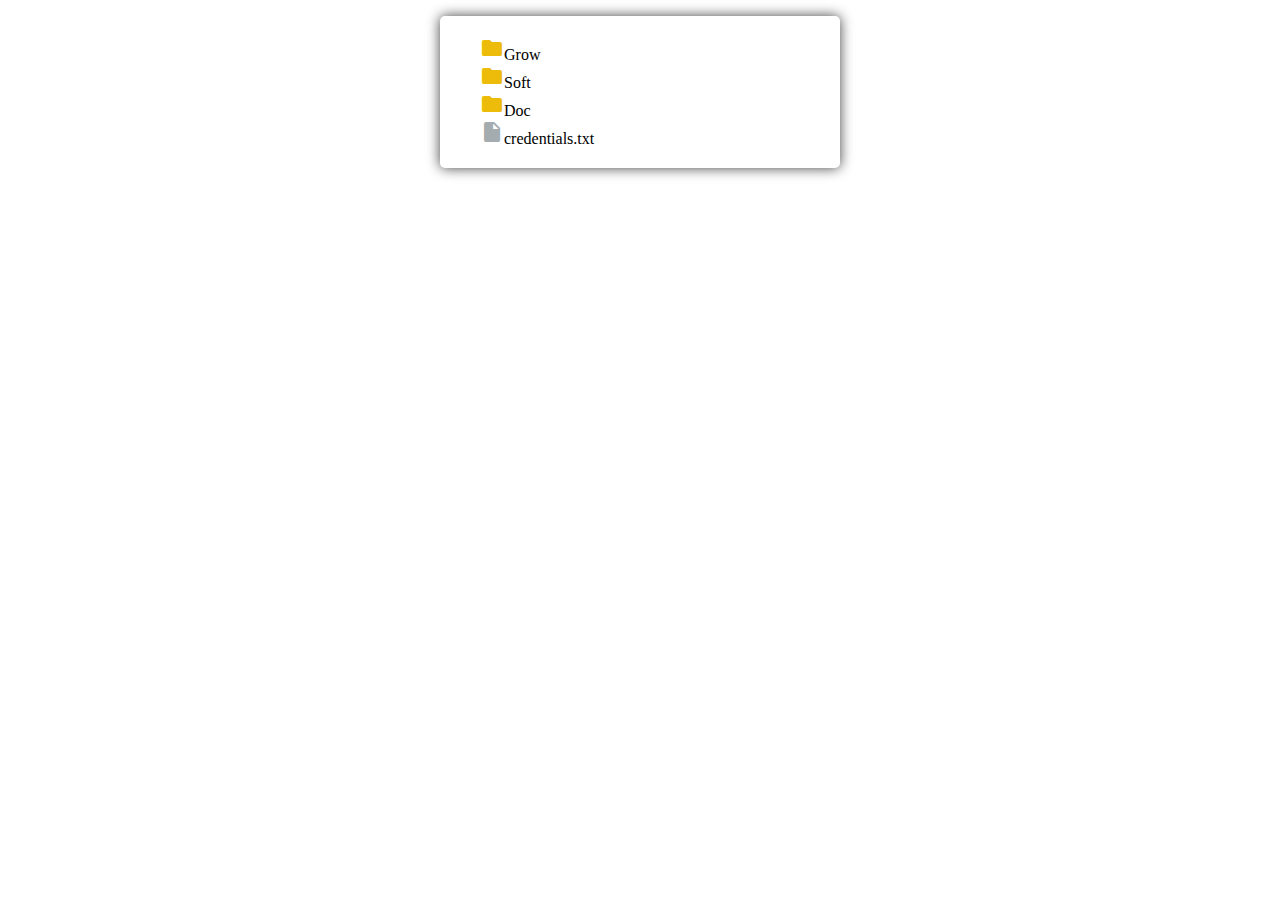
<file: FL1_HW13-js/homework/index.html>
<!-- DO NOT MODIFY THIS FILE -->
<!DOCTYPE html>
<html lang="en">
<head>
  <meta charset="UTF-8">
  <title>Homework 14 - DOM</title>
  <link rel="stylesheet" href="material-icons/material-icons.css">
  <link rel="stylesheet" href="styles.css">
</head>
<body>
  <div id="root"></div>

  <script src="./app.js"></script>
</body>
</html>
</file>
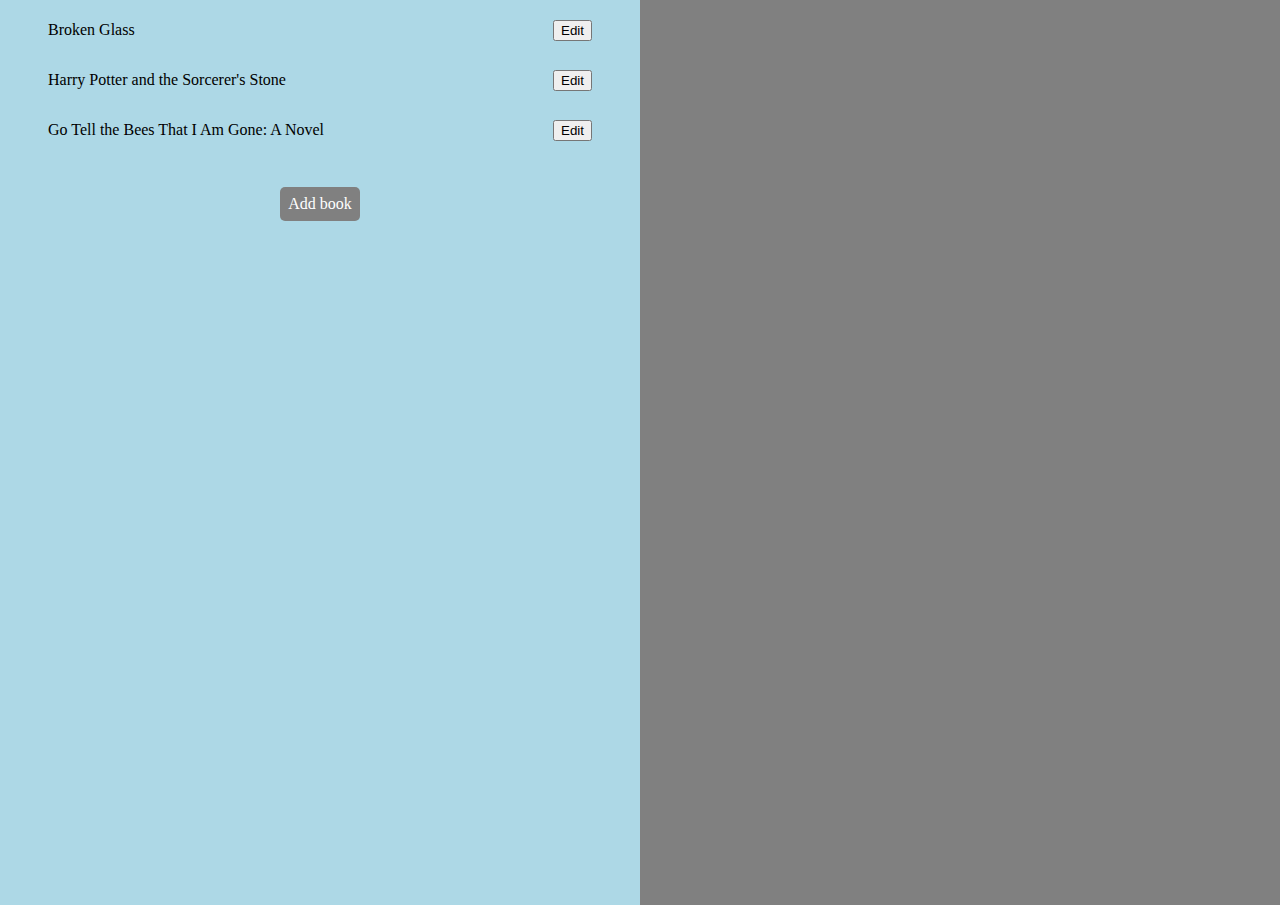
<file: FL1_HW15-js/homework/index.html>
<!DOCTYPE html>
<html lang="en">
<head>
  <meta charset="UTF-8">
  <title>Homework 16 - BOM</title>
  <link rel="stylesheet" href="styles.css">
</head>
<body>
  <div id="root"></div>
  <script src="./books.js"></script>
  <script src="./app.js"></script>
</body>
</html>
</file>
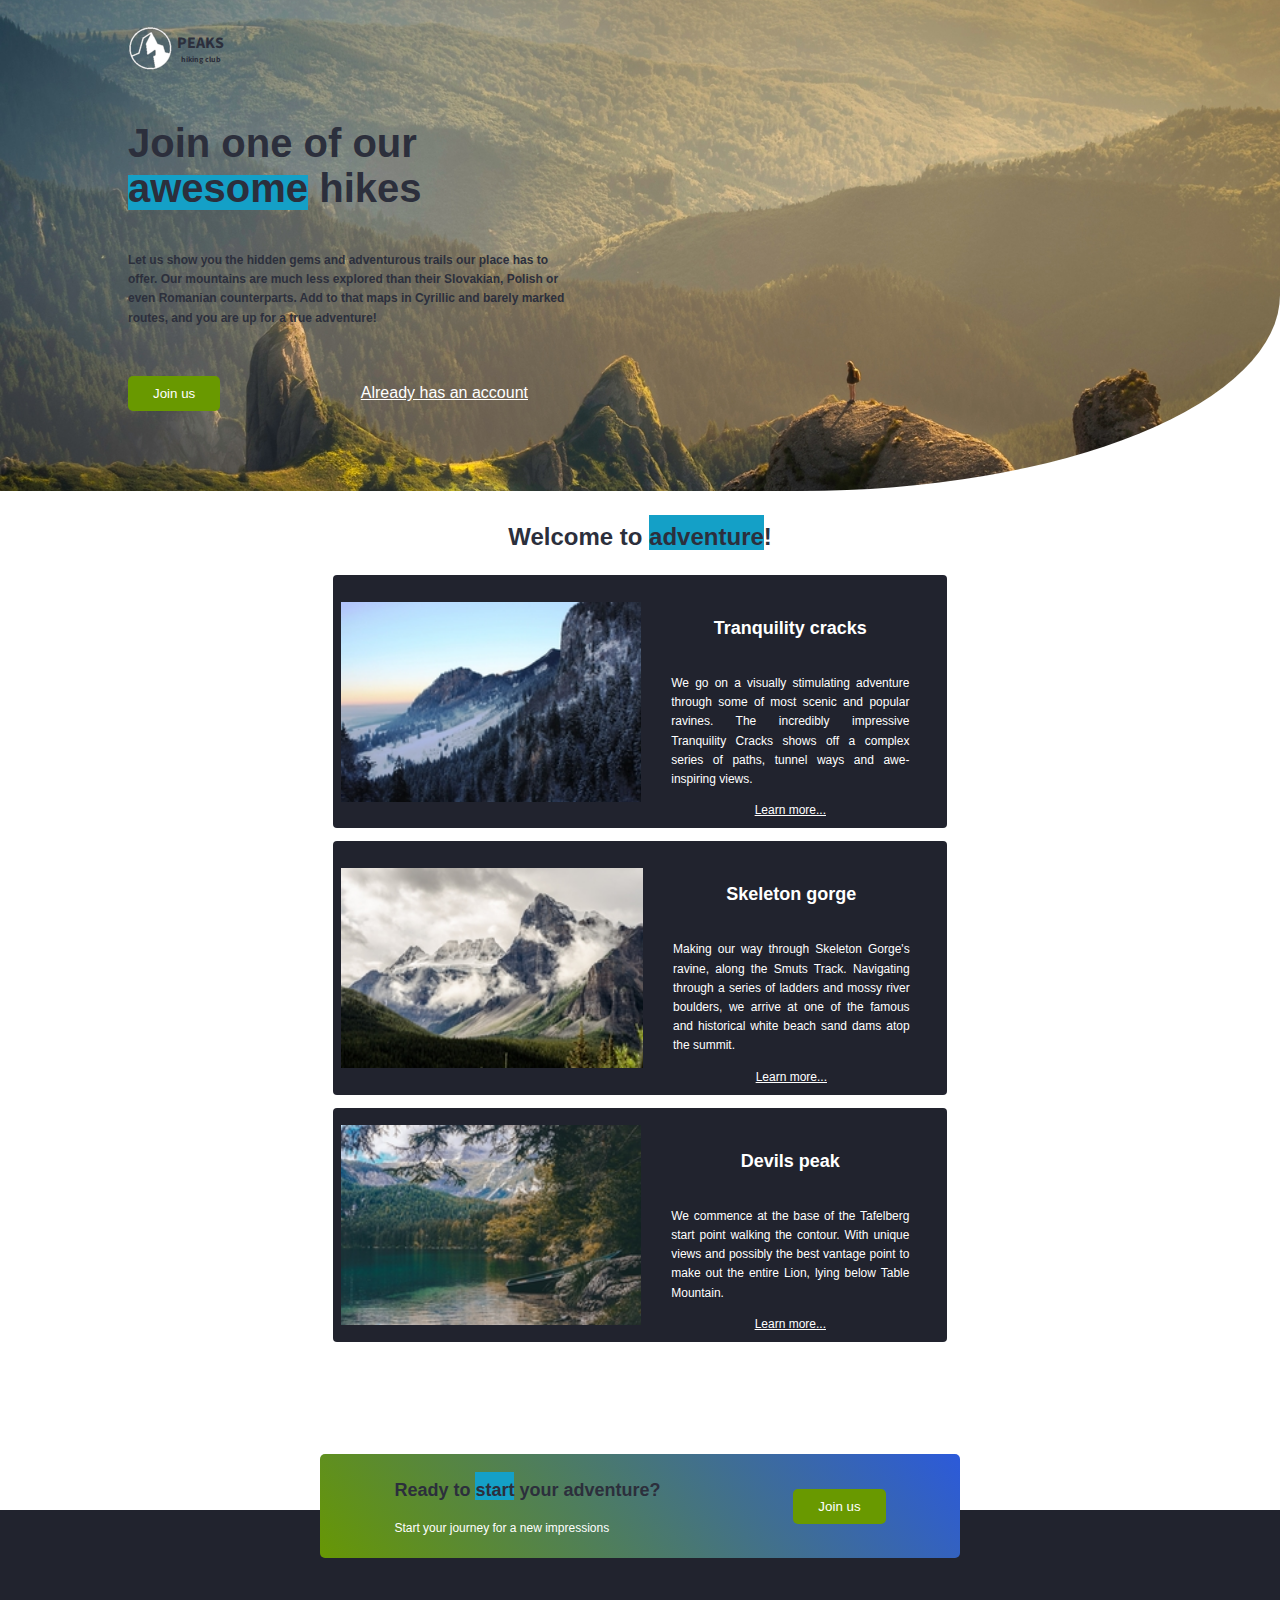
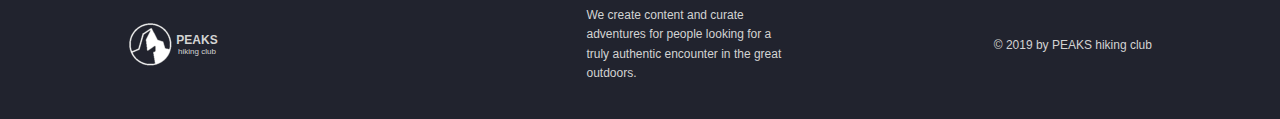
<file: FL1_HW3-html-css/homework/index.html>
<!DOCTYPE html>
<html lang="en">

<head>
    <meta charset="UTF-8">
    <meta name="viewport" content="width=device-width, initial-scale=1.0">
    <meta http-equiv="X-UA-Compatible" content="ie=edge">
    <link href="https://fonts.googleapis.com/css?family=Hind:400,600%7CSource+Sans+Pro:400,600,700%7CFresca"
          rel="stylesheet"/>

    <!-- Styles should be switched here: -->
    
    <link rel="stylesheet" type="text/css" href="css/style1.css">
    <!--     <link rel="stylesheet" type="text/css" href="css/style2.css">-->

    <title>PEAKS hiking club</title>
</head>

<body>
<header class="header">
    <div class="header-wrap">
        <div class="landing-logo">
            <img src="img/m-logo.png" alt="logo"/>
            <p>PEAKS<span>hiking club</span></p>
        </div>
        <p class="header_heading">
            Join one of our <span>awesome</span> hikes
        </p>
        <p class="header_text">
            Let us show you the hidden gems and adventurous trails our place has to offer.
            Our mountains are much less explored than their Slovakian,
            Polish or even Romanian counterparts. Add to that maps in Cyrillic and barely marked routes,
            and you are up for a true adventure!
        </p>
        <div>
            <button class="header_button">Join us</button>
            <a href="#" class="login">Already has an account</a>
        </div>
    </div>
</header>
<main class="section">
    <p class="section_text">
        Welcome to <span>adventure</span>!
    </p>
    <div class="section_card_wrap">
        <div class="section_card">
            <img class="section_card_img"
                 src="img/m-1.jpg"
                 alt="experts"/>
            <div class="section_card_right_container">
                <p class="section_card_heading">
                    Tranquility cracks
                </p>
                <p class="section_card_text">
                    We go on a visually stimulating adventure through some of most scenic and popular ravines.
                    The incredibly impressive Tranquility Cracks shows off a complex series of paths, tunnel ways and
                    awe-inspiring views.
                </p>
                <a href="#" class="section_link">Learn more...</a>
            </div>
        </div>
        <div class="section_card">
            <img class="section_card_img"
                 src="img/m-2.jpg"
                 alt="content formats"/>
            <div class="section_card_right_container">
                <p class="section_card_heading">
                    Skeleton gorge
                </p>
                <p class="section_card_text">
                    Making our way through Skeleton Gorge's ravine, along the Smuts Track.
                    Navigating through a series of ladders and mossy river boulders, we arrive at one of the famous and
                    historical white beach sand dams atop the summit.
                </p>
                <a href="#" class="section_link">Learn more...</a>
            </div>
        </div>
        <div class="section_card">
            <img class="section_card_img"
                 src="img/m-3.jpg"
                 alt="certificate"/>
            <div class="section_card_right_container">
                <p class="section_card_heading">
                    Devils peak
                </p>
                <p class="section_card_text">
                    We commence at the base of the Tafelberg start point walking the contour.
                    With unique views and possibly the best vantage point to make out the entire Lion, lying below Table
                    Mountain.
                </p>
                <a href="#" class="section_link">Learn more...</a>
            </div>
        </div>
    </div>
    <div class="section_banner">
        <div class="section_banner_text_wrap">
            <p class="section_banner_heading">
                Ready to <span>start</span> your adventure?
            </p>
            <p class="section_banner_text">
                Start your journey for a new impressions
            </p>
        </div>
        <button class="section_banner_button">Join us</button>
    </div>
</main>
<footer class="footer">
    <div class="footer-wrap">
        <div class="footer_logo landing-logo">
            <img src="img/m-logo.png" alt="logo"/>
            <p>PEAKS<span>hiking club</span></p>
        </div>
        <p class="footer_text">
            We create content and curate adventures for people looking for a truly authentic encounter in the great
            outdoors.
        </p>
        <span class="footer-cr">
          &copy; 2019 by PEAKS hiking club
        </span>
    </div>
</footer>
</body>

</html>
</file>
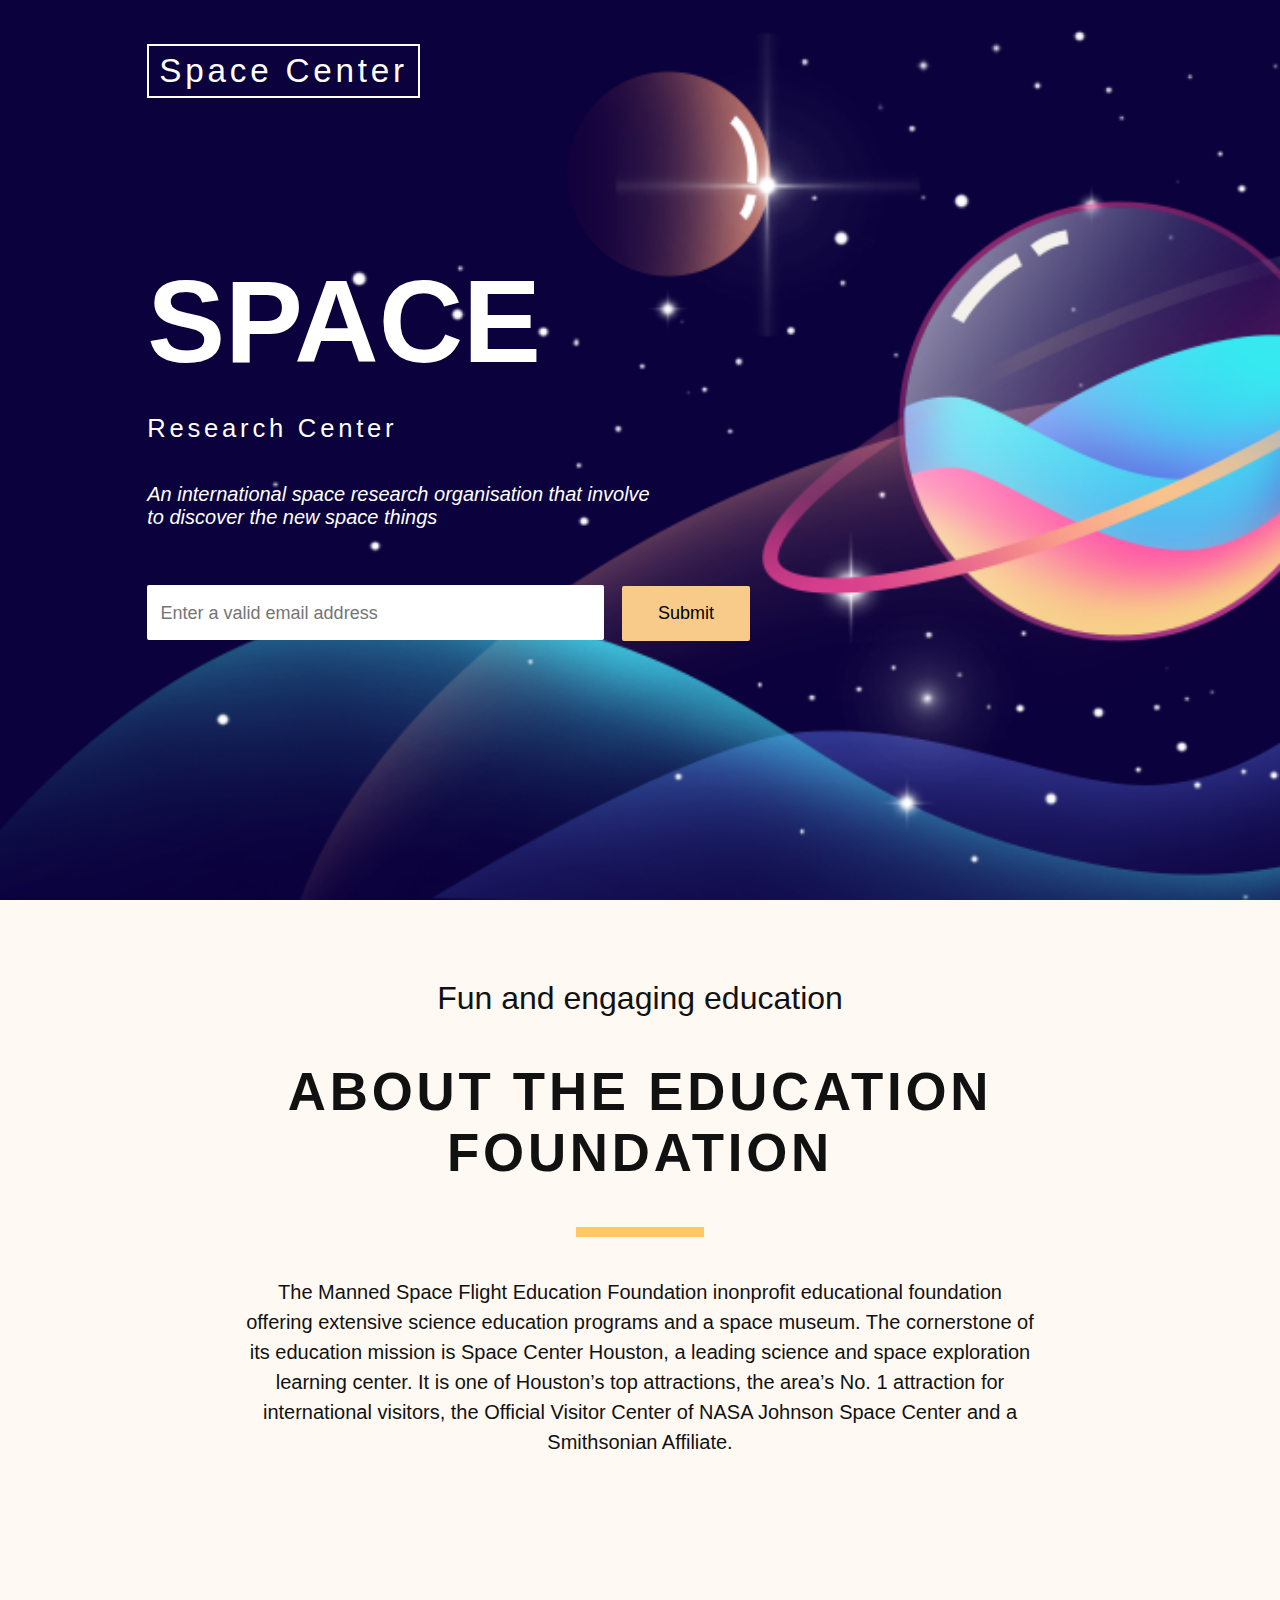
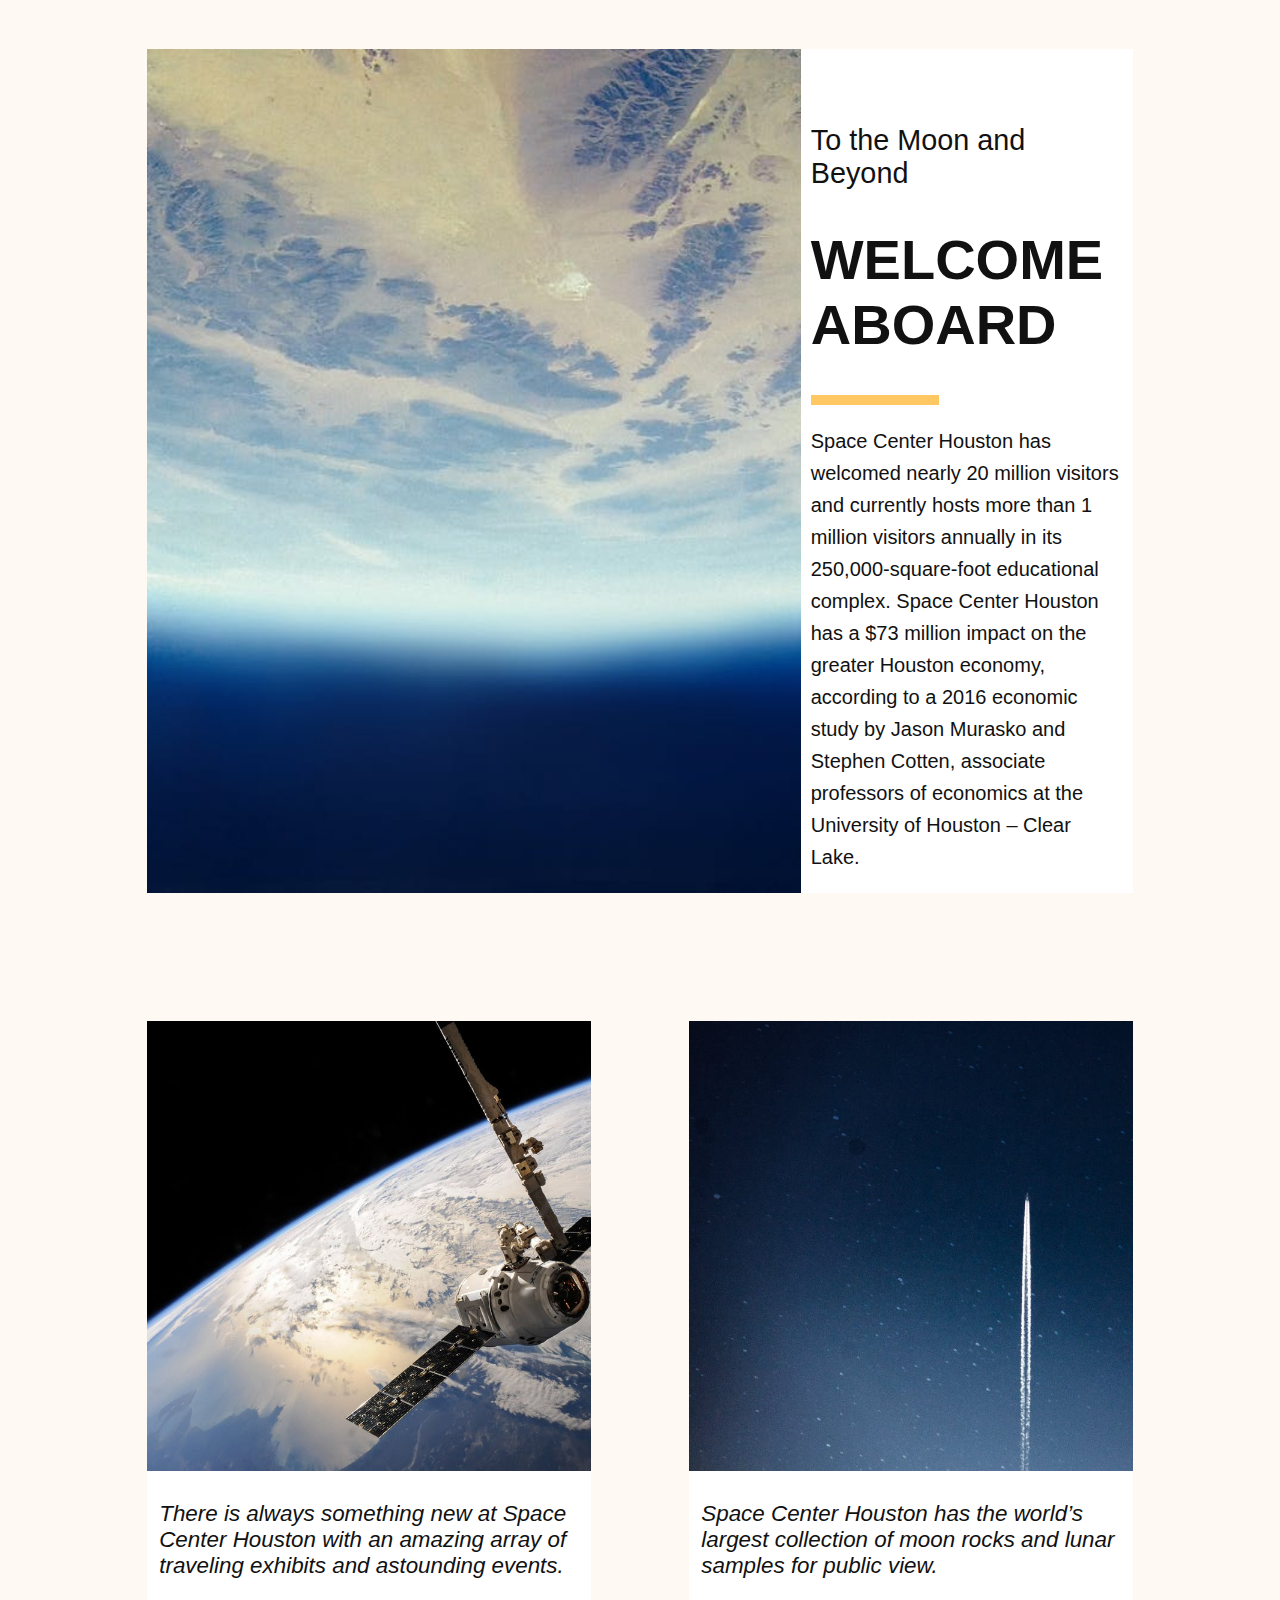
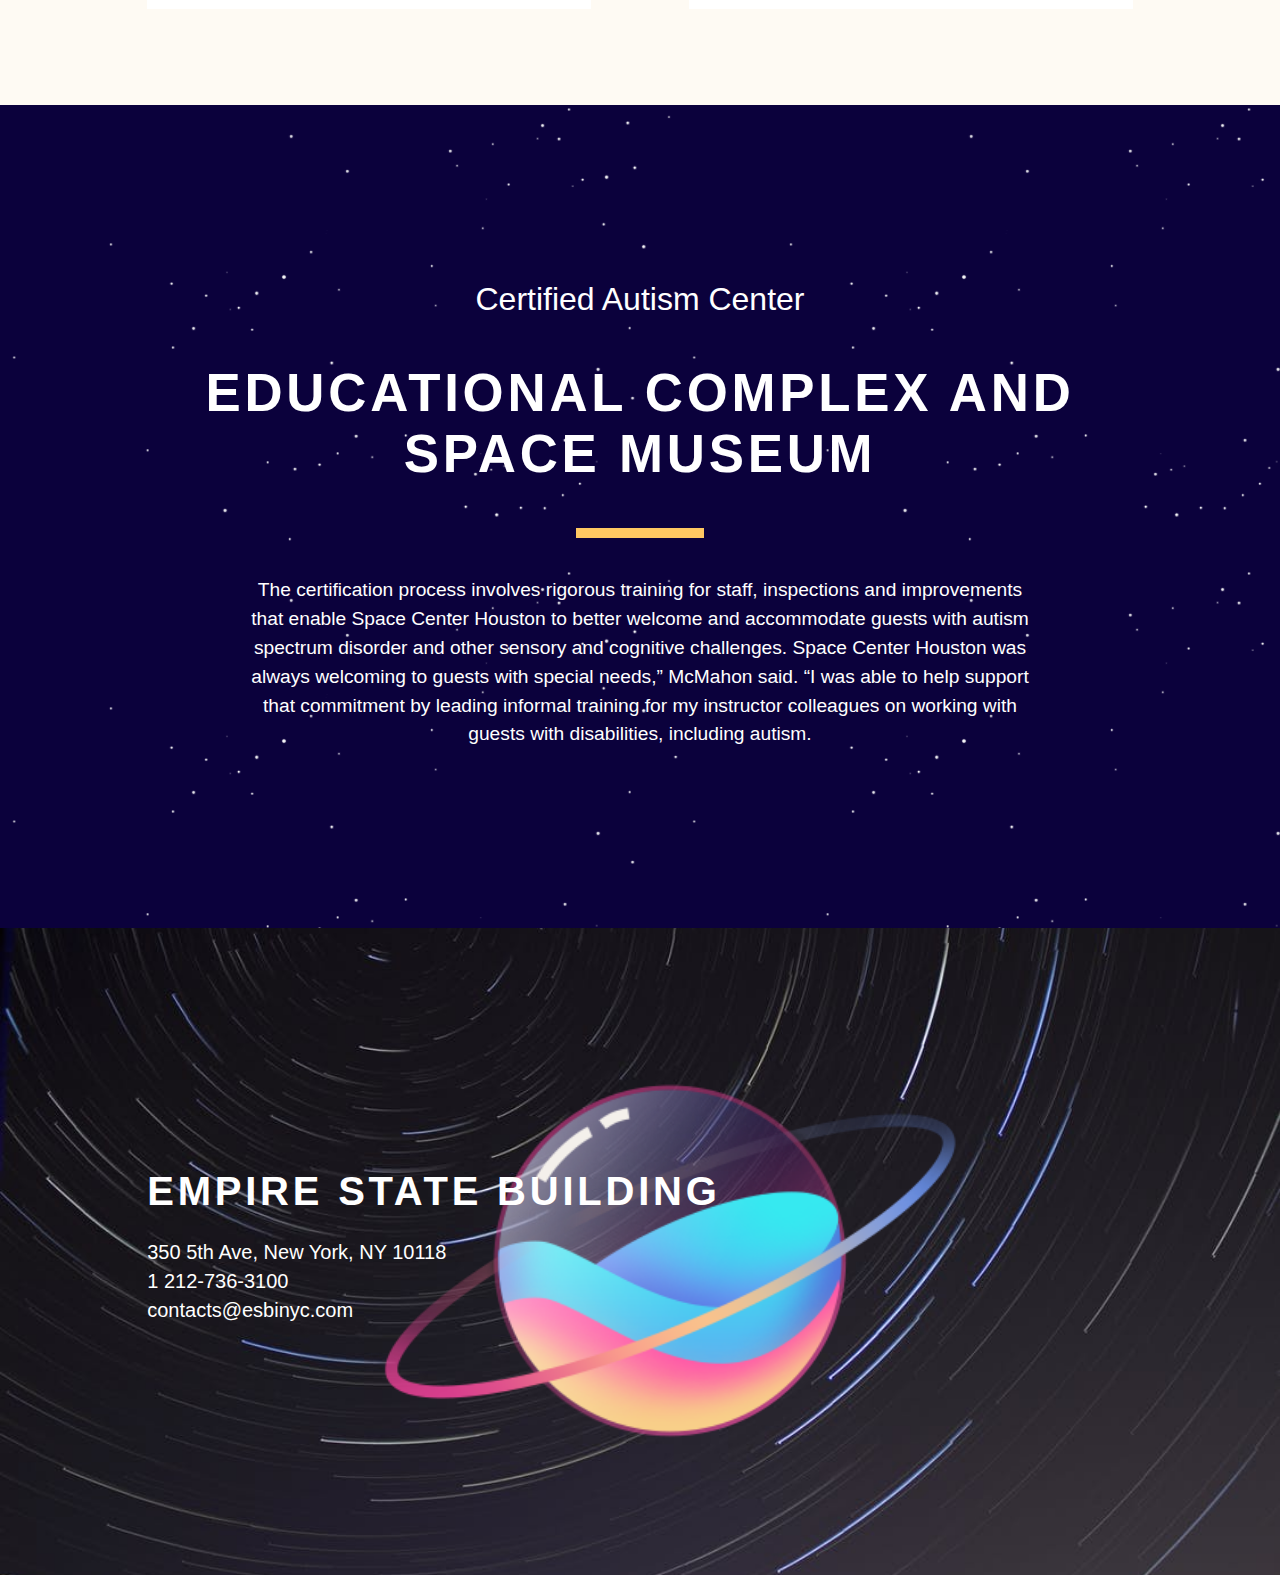
<file: FL1_HW4-html-css-bootstrap/homework/index.html>
<!DOCTYPE html>
<html lang="en">

  <head>
    <meta charset="utf-8">
    <title>Space Reserch Center</title>
    <link rel="stylesheet" href="css/style.css">
  </head>

  <body>
    <header class="header">
      <div class="container">
        <div class="header-logo">
          <h2 class="header-logo-text">Space Center</h2>
        </div>
        <div class="header_front">
          <h1>SPACE</h1>
          <h2>Research Center</h2>
          <p>An international space research organisation that involve<br> to discover the new space things</p>
          <form>
            <input class="input_text" type="text" placeholder="Enter a valid email address">
            <input class="input_button" type="button" value="Submit">
          </form>
        </div>
      </div>
    </header>
    <main class="main">
      <div class="container">
        <div class="main_first_section">
          <h3>Fun and engaging education</h3>
          <h2>ABOUT THE EDUCATION FOUNDATION</h2>
          <hr>
          <p>The Manned Space Flight Education Foundation inonprofit educational foundation offering 
            extensive science education programs and a space museum. The cornerstone of its education 
            mission is Space Center Houston, a leading science and space exploration learning center. 
            It is one of Houston’s top attractions, the area’s No. 1 attraction for international 
            visitors, the Official Visitor Center of NASA Johnson Space Center and a Smithsonian Affiliate.</p>
        </div>
        <div class="main_second_section">
          <div class="second_section_left">

          </div>
          <div class="second_section_right">
            <h3>To the Moon and Beyond</h3>
            <h1>WELCOME<br> ABOARD</h1>
            <hr>
            <p>Space Center Houston has welcomed nearly 
              20 million visitors and currently hosts 
              more than 1 million visitors annually 
              in its 250,000-square-foot educational 
              complex. Space Center Houston has a $73 
              million impact on the greater Houston economy, 
              according to a 2016 economic study by Jason Murasko 
              and Stephen Cotten, associate professors of economics
               at the University of Houston – Clear Lake.</p>
          </div>
        </div>
        <div class="main_third_section">
          <div class="third_section_left">
              <div class="image"></div>
              <p>There is always something new at Space Center Houston with an amazing array of traveling exhibits and astounding events.
              </p>
          </div>
          <div class="third_section_right">
              <div class="image"></div>
              <p>Space Center Houston has the world’s largest collection of moon rocks and lunar samples for public view.
            </p>
          </div>
        </div>
      </div>
    </main>
    <section class="section_education">
      <div class="container">
        <div class="main_forth_section">
          <h3>Certified Autism Center</h3>
          <h2>EDUCATIONAL COMPLEX AND <br>SPACE MUSEUM</h2>
          <hr>
          <p>The certification process involves rigorous training for staff, inspections and improvements that enable Space Center Houston to better welcome and accommodate guests with autism spectrum disorder and other sensory and cognitive challenges. Space Center Houston was always welcoming to guests with special needs,” McMahon said. “I was able to help support that commitment by leading informal training for my instructor colleagues on working with guests with disabilities, including autism.
          </p>
        </div>
      </div>
    </section>
    <footer class="footer">
      <div class="container">
        <h2>EMPIRE STATE BUILDING</h2>
        <p>350 5th Ave, New York, NY 10118</p>
        <p>1 212-736-3100</p>
        <p><a href="mailto:contacts@esbinyc.com">contacts@esbinyc.com</a></p>
      </div>
      <img class="footer_img" src="img/footer-img.png" alt="">
    </footer>
  </body>

</html>
</file>
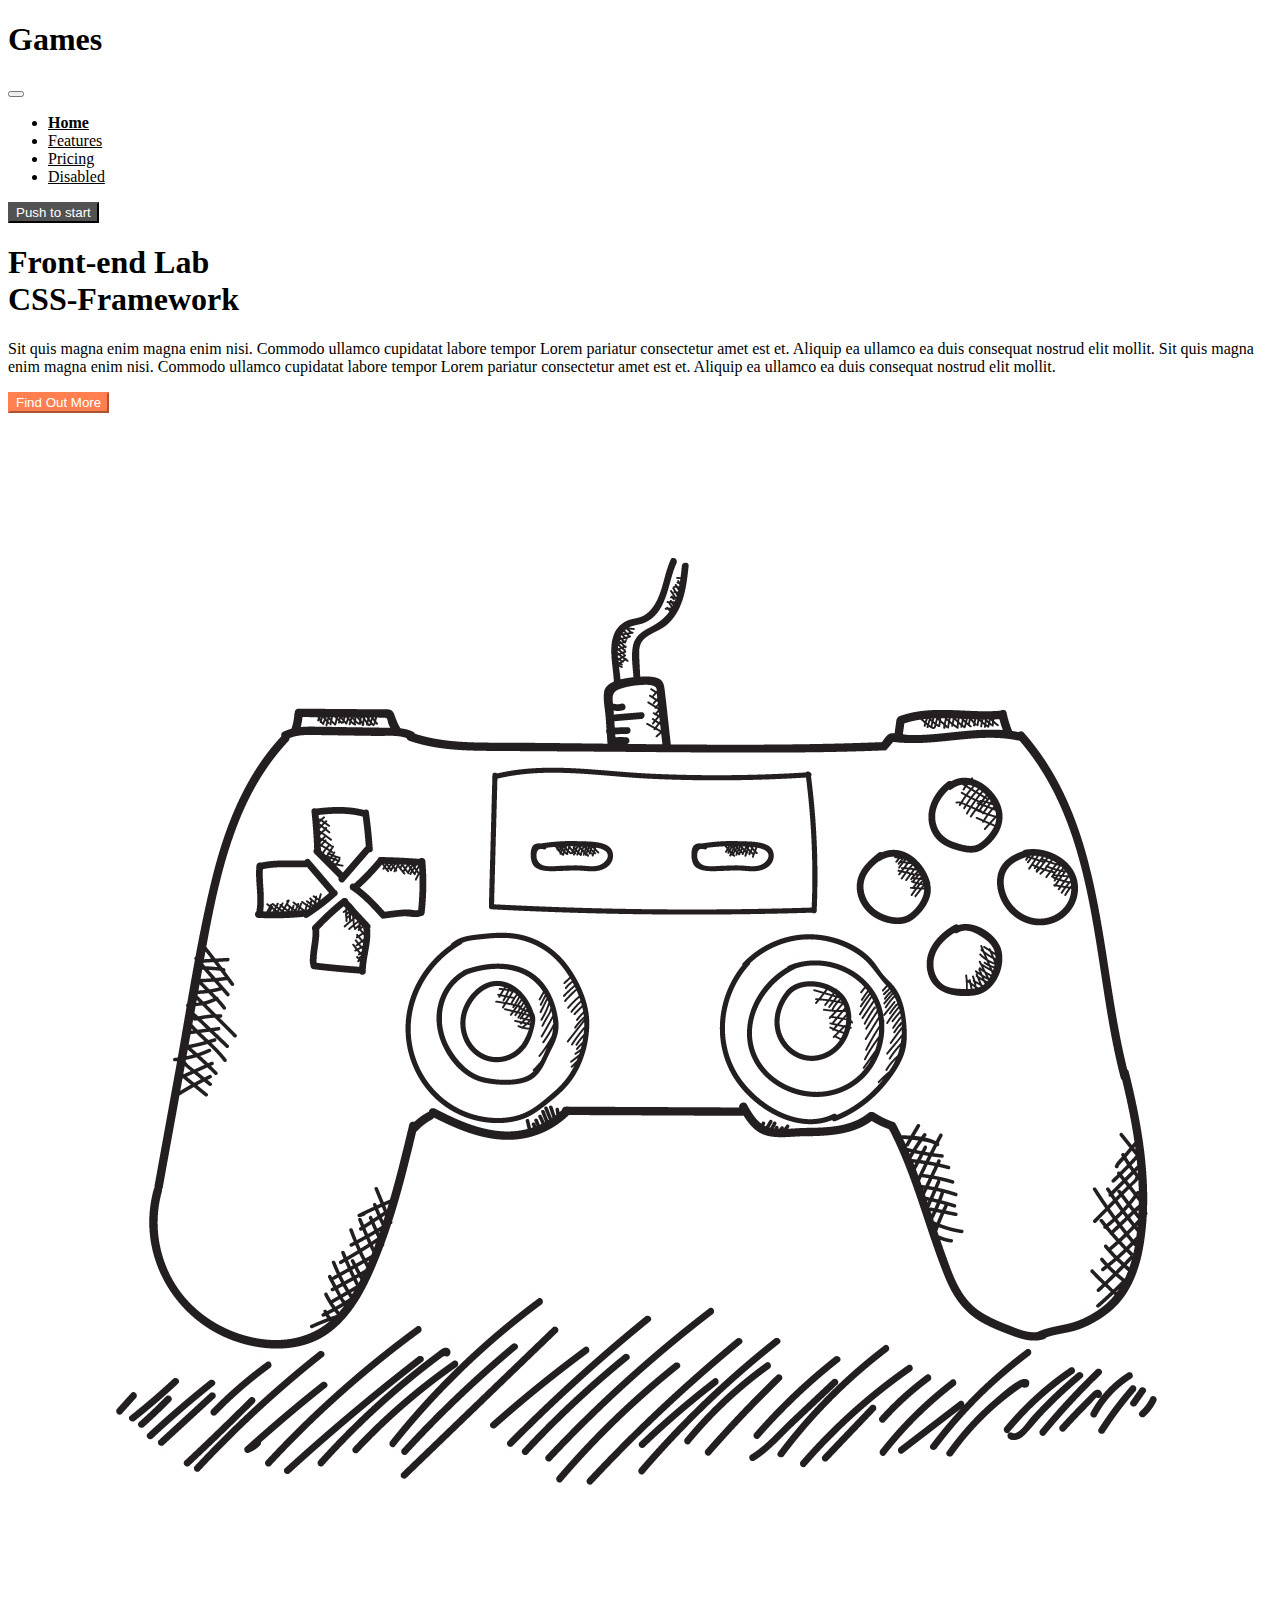
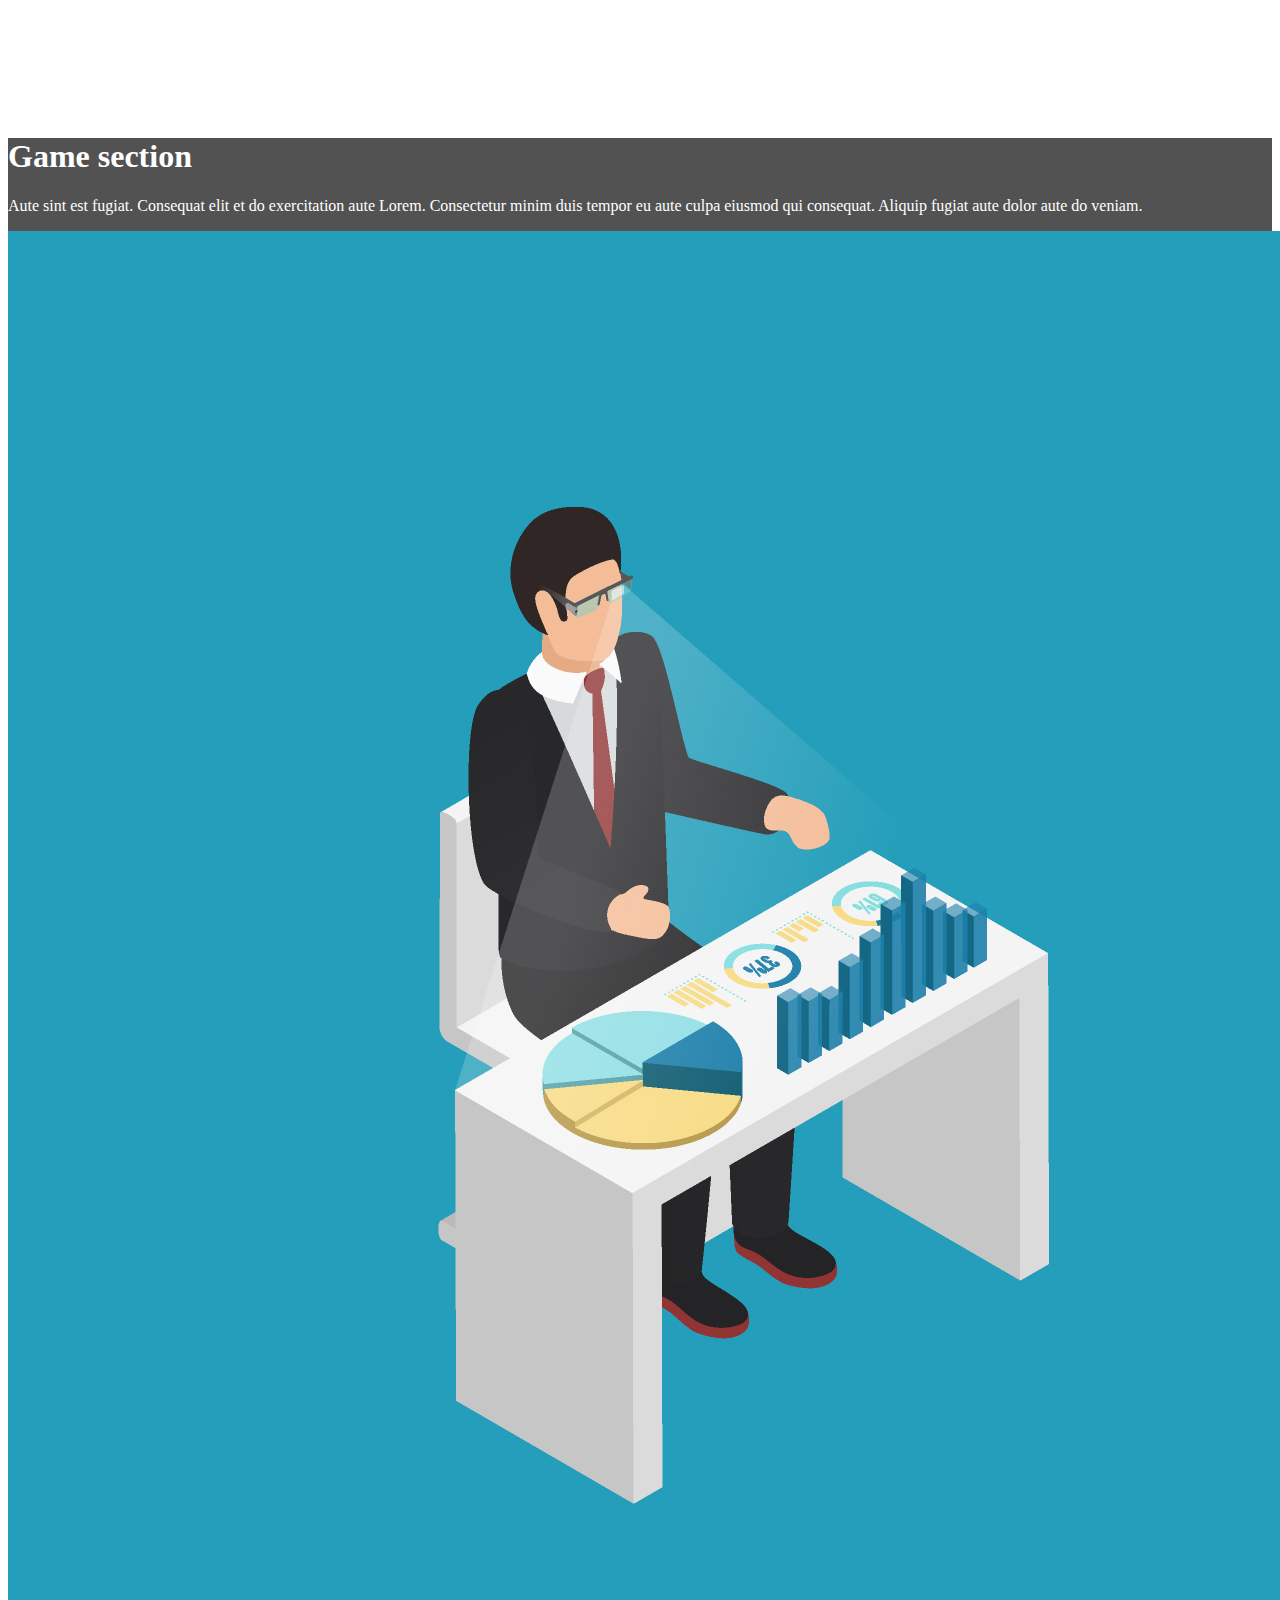
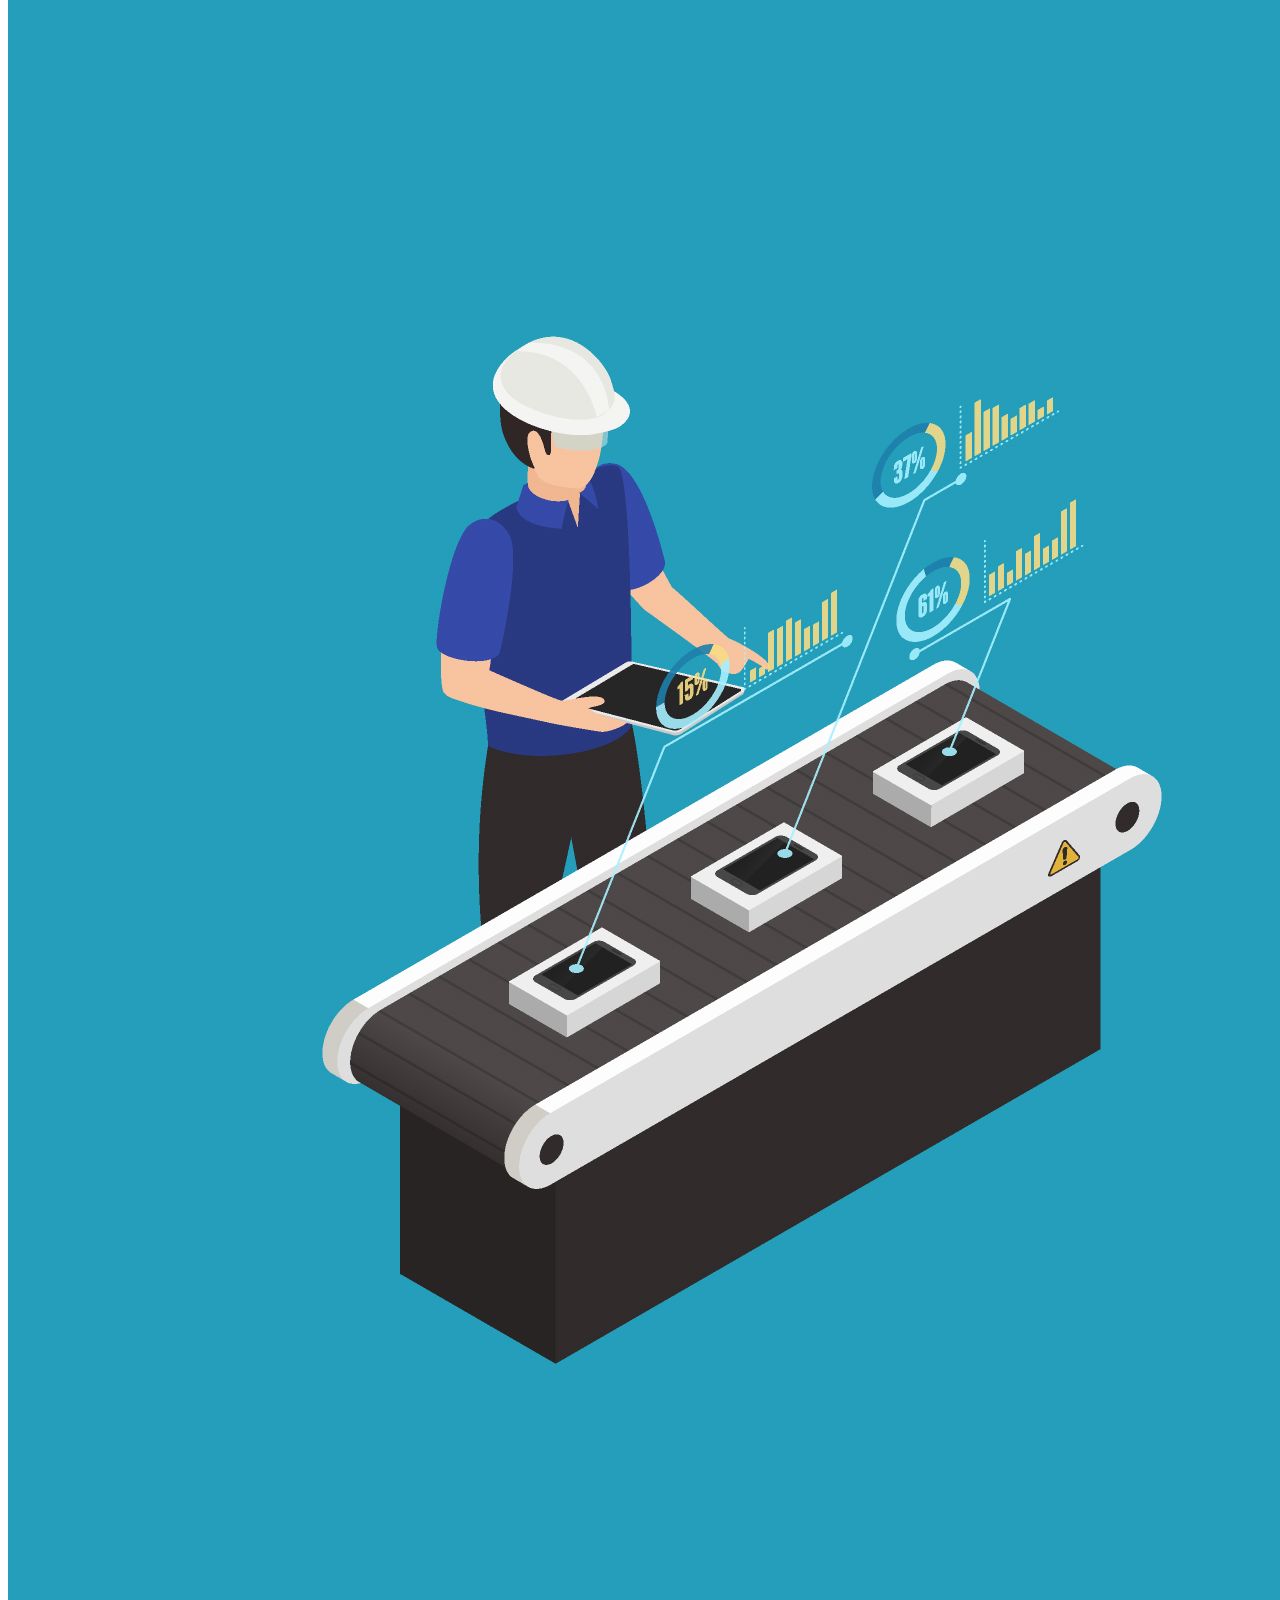
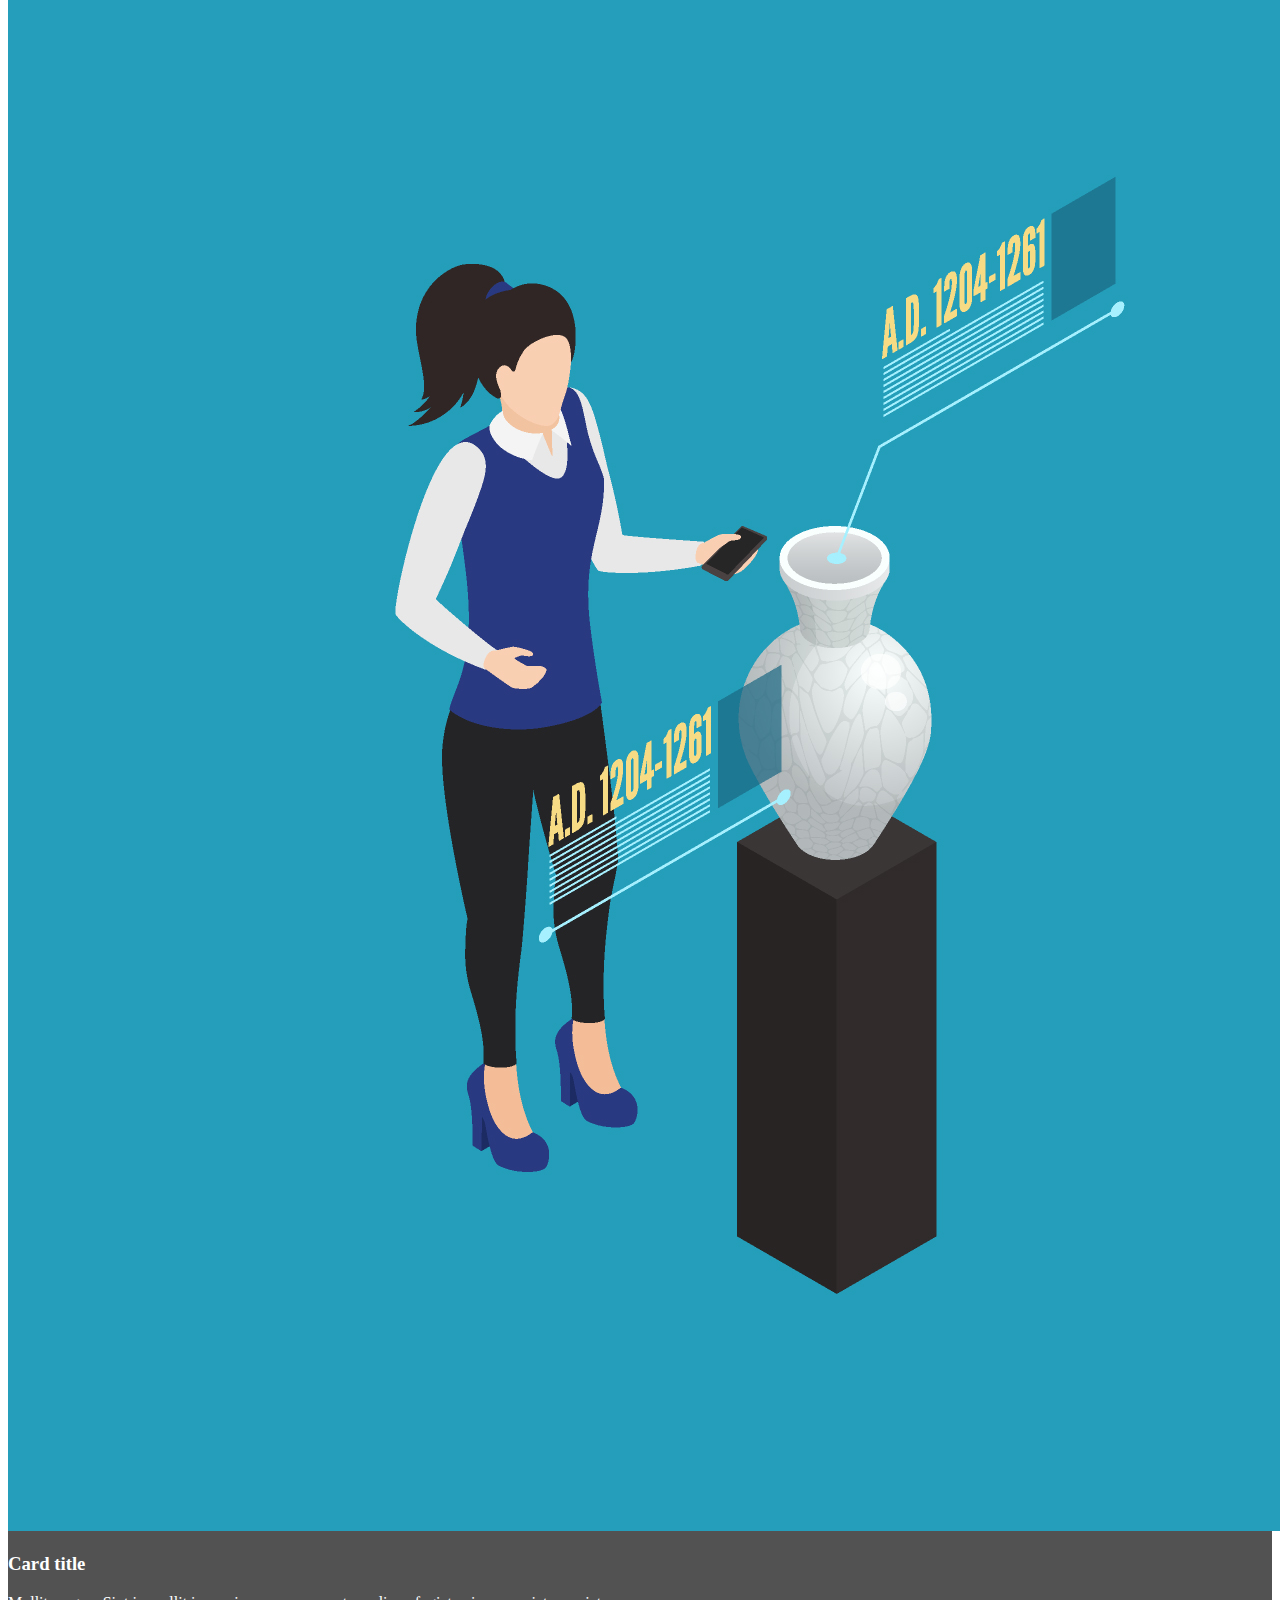
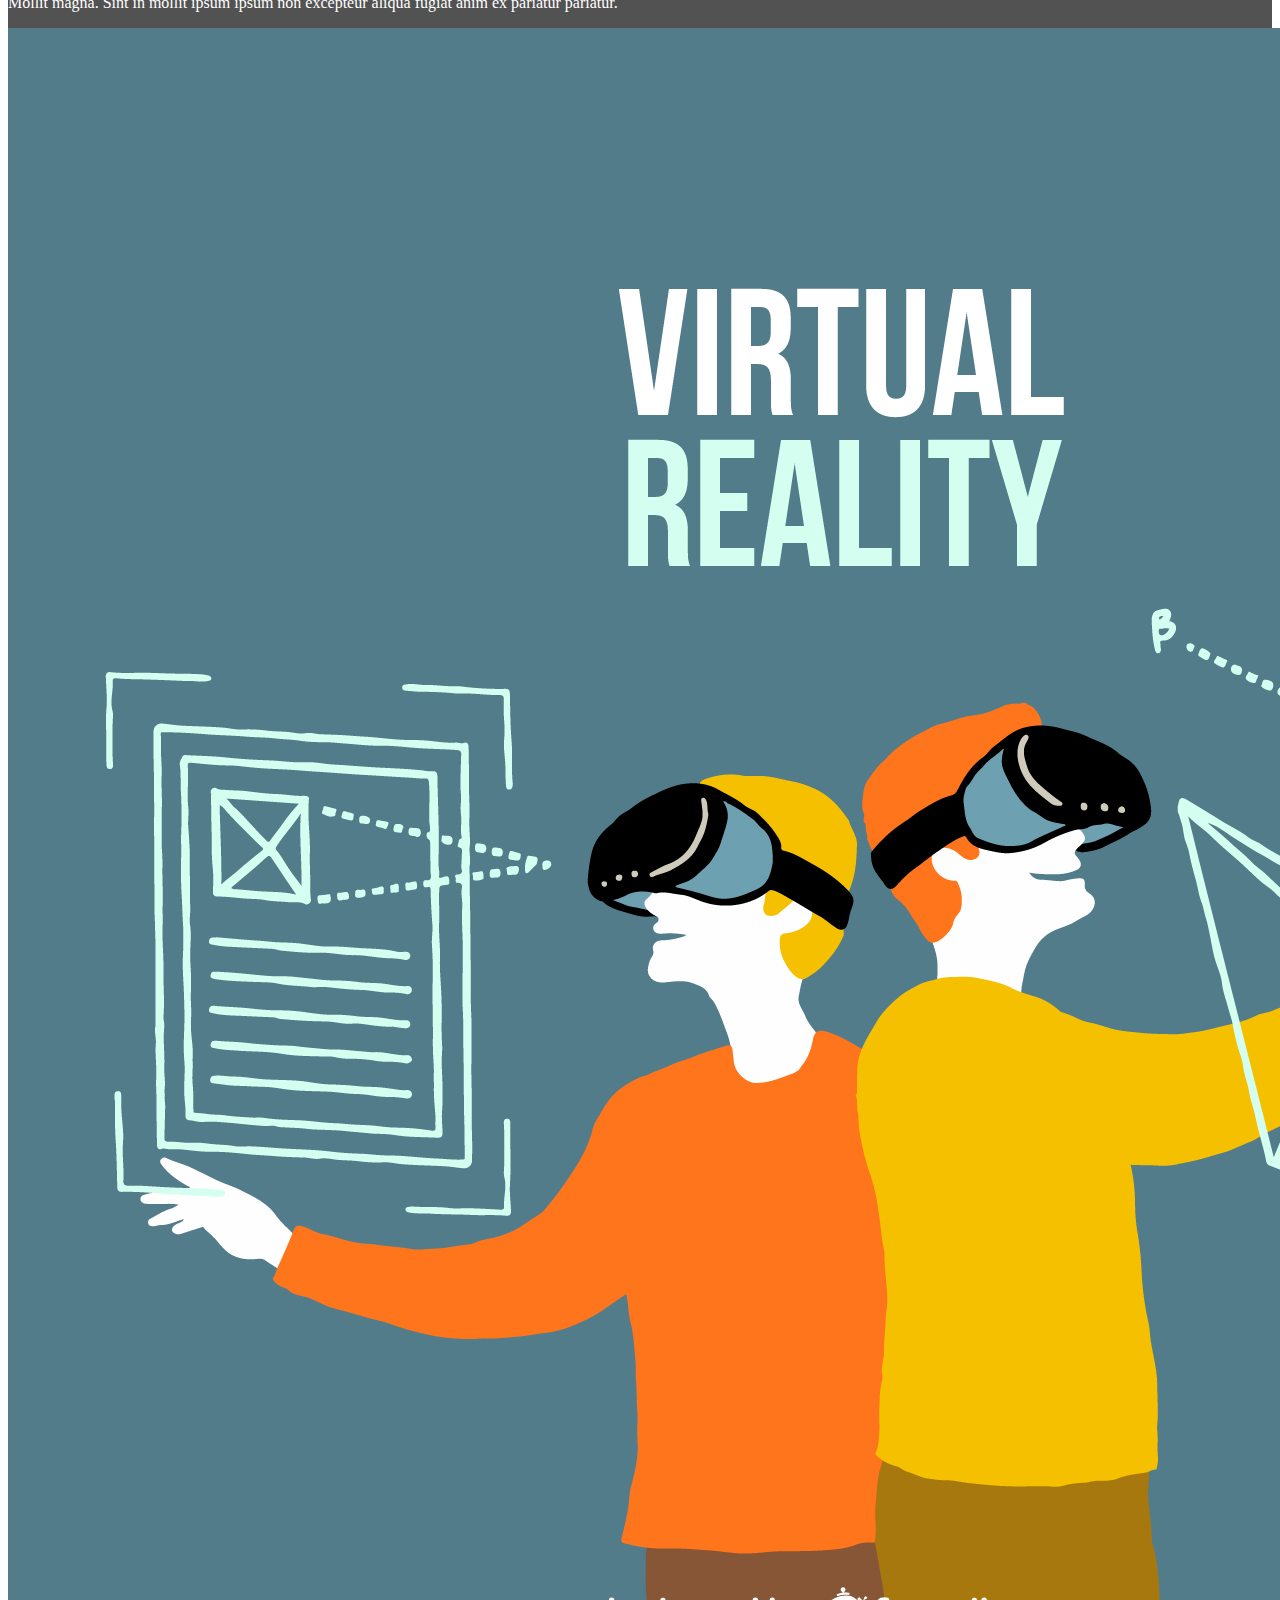
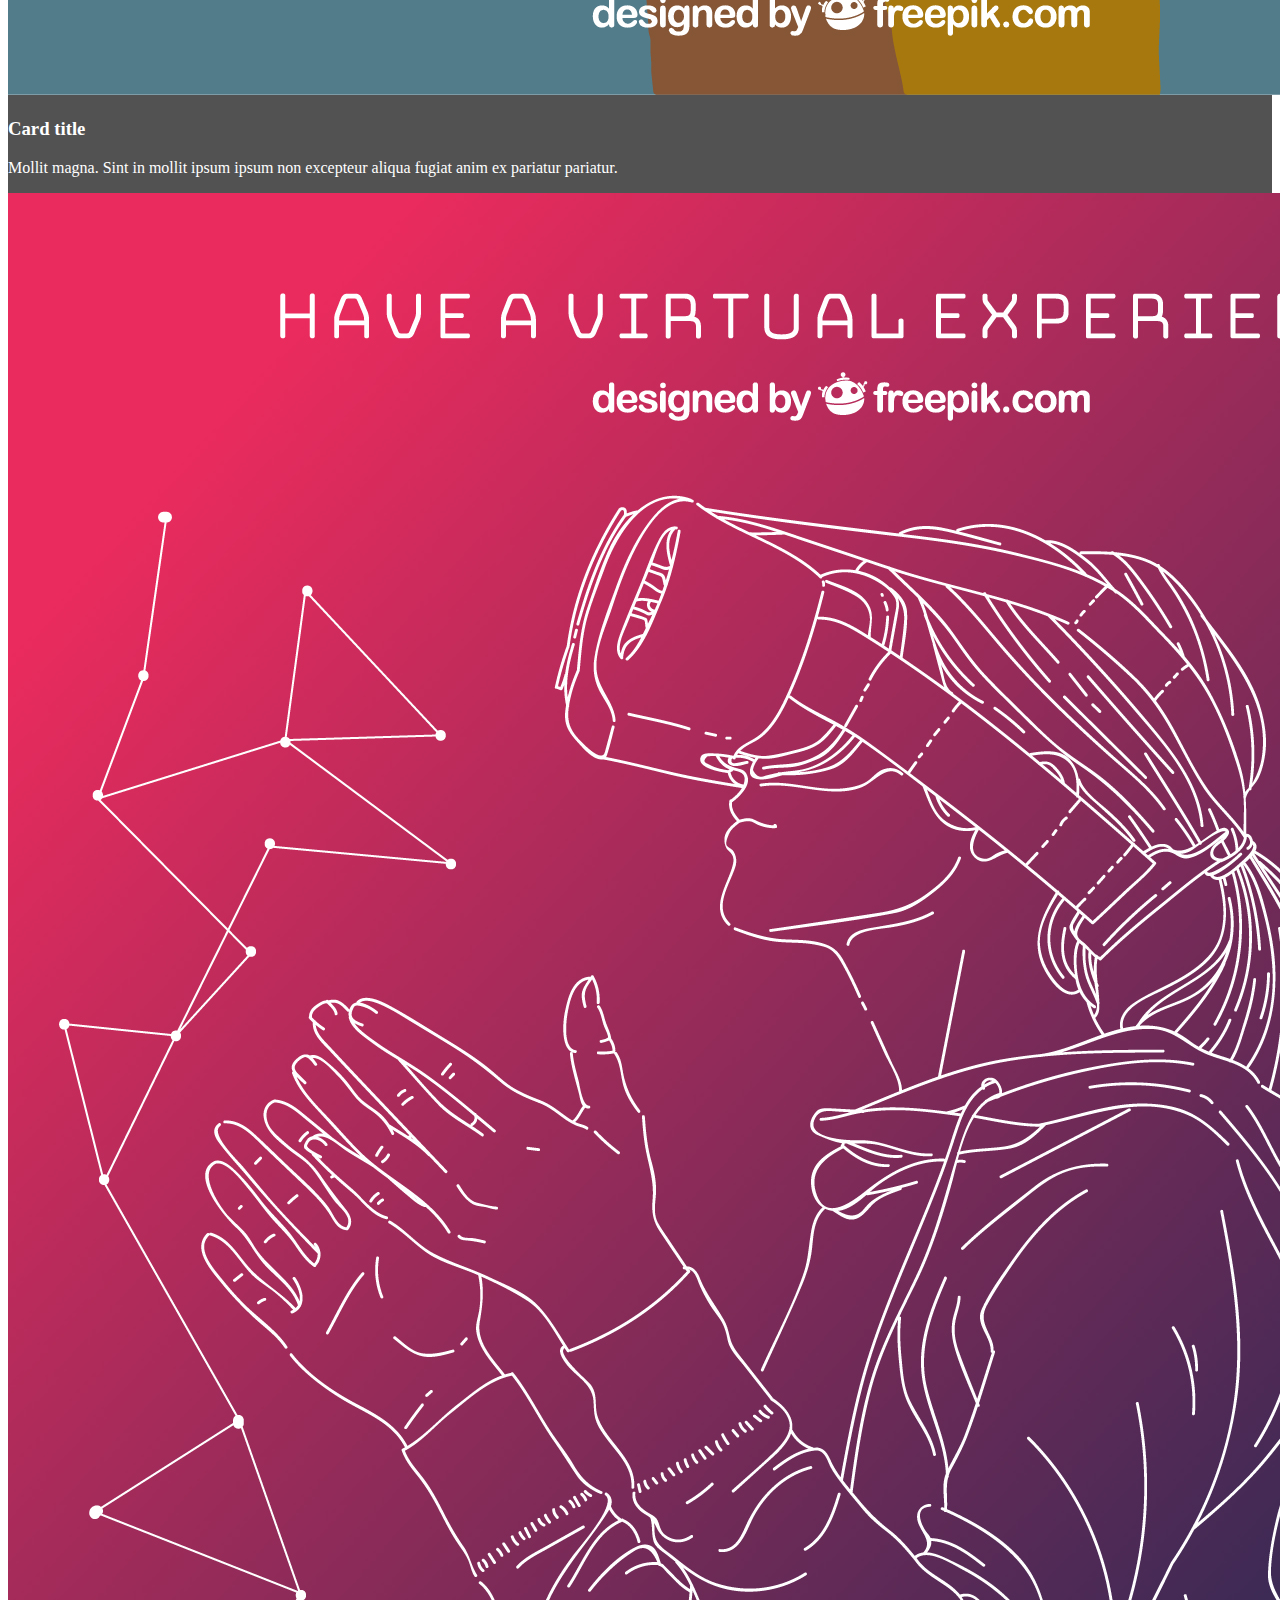
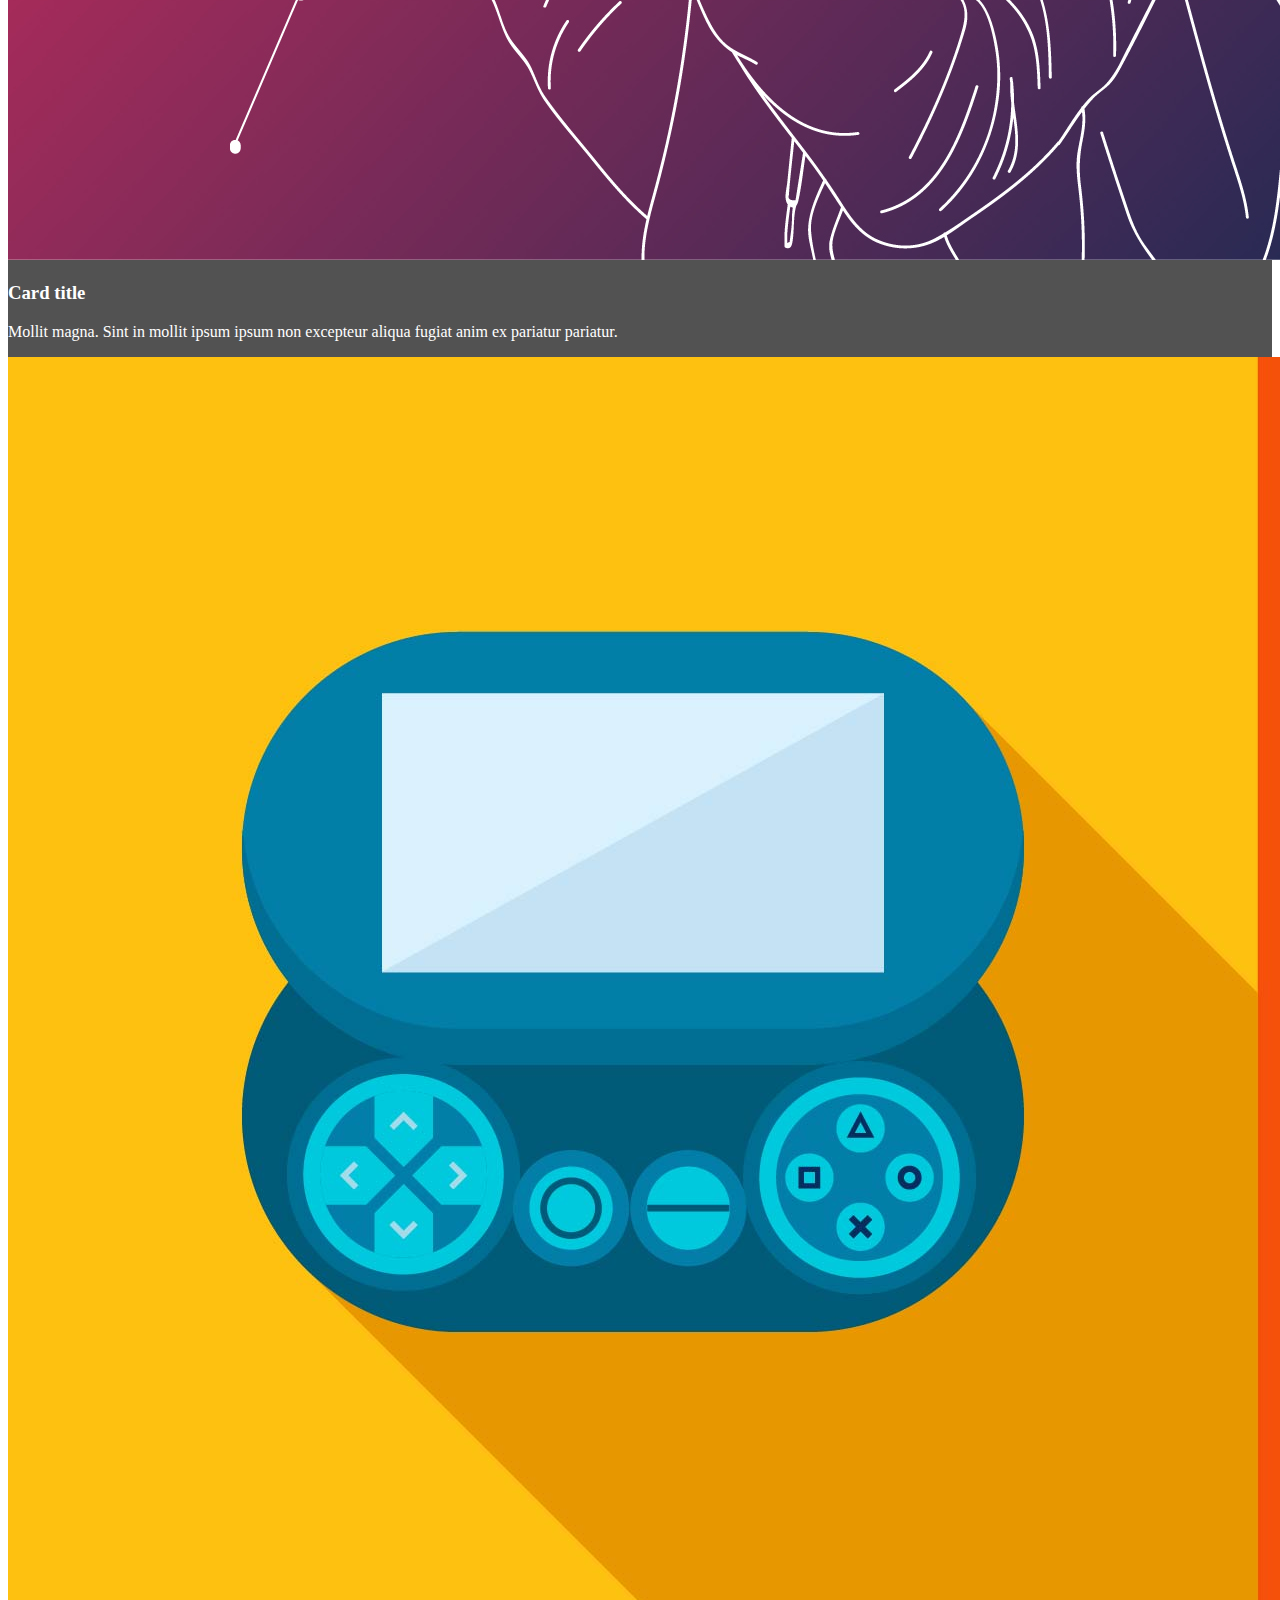
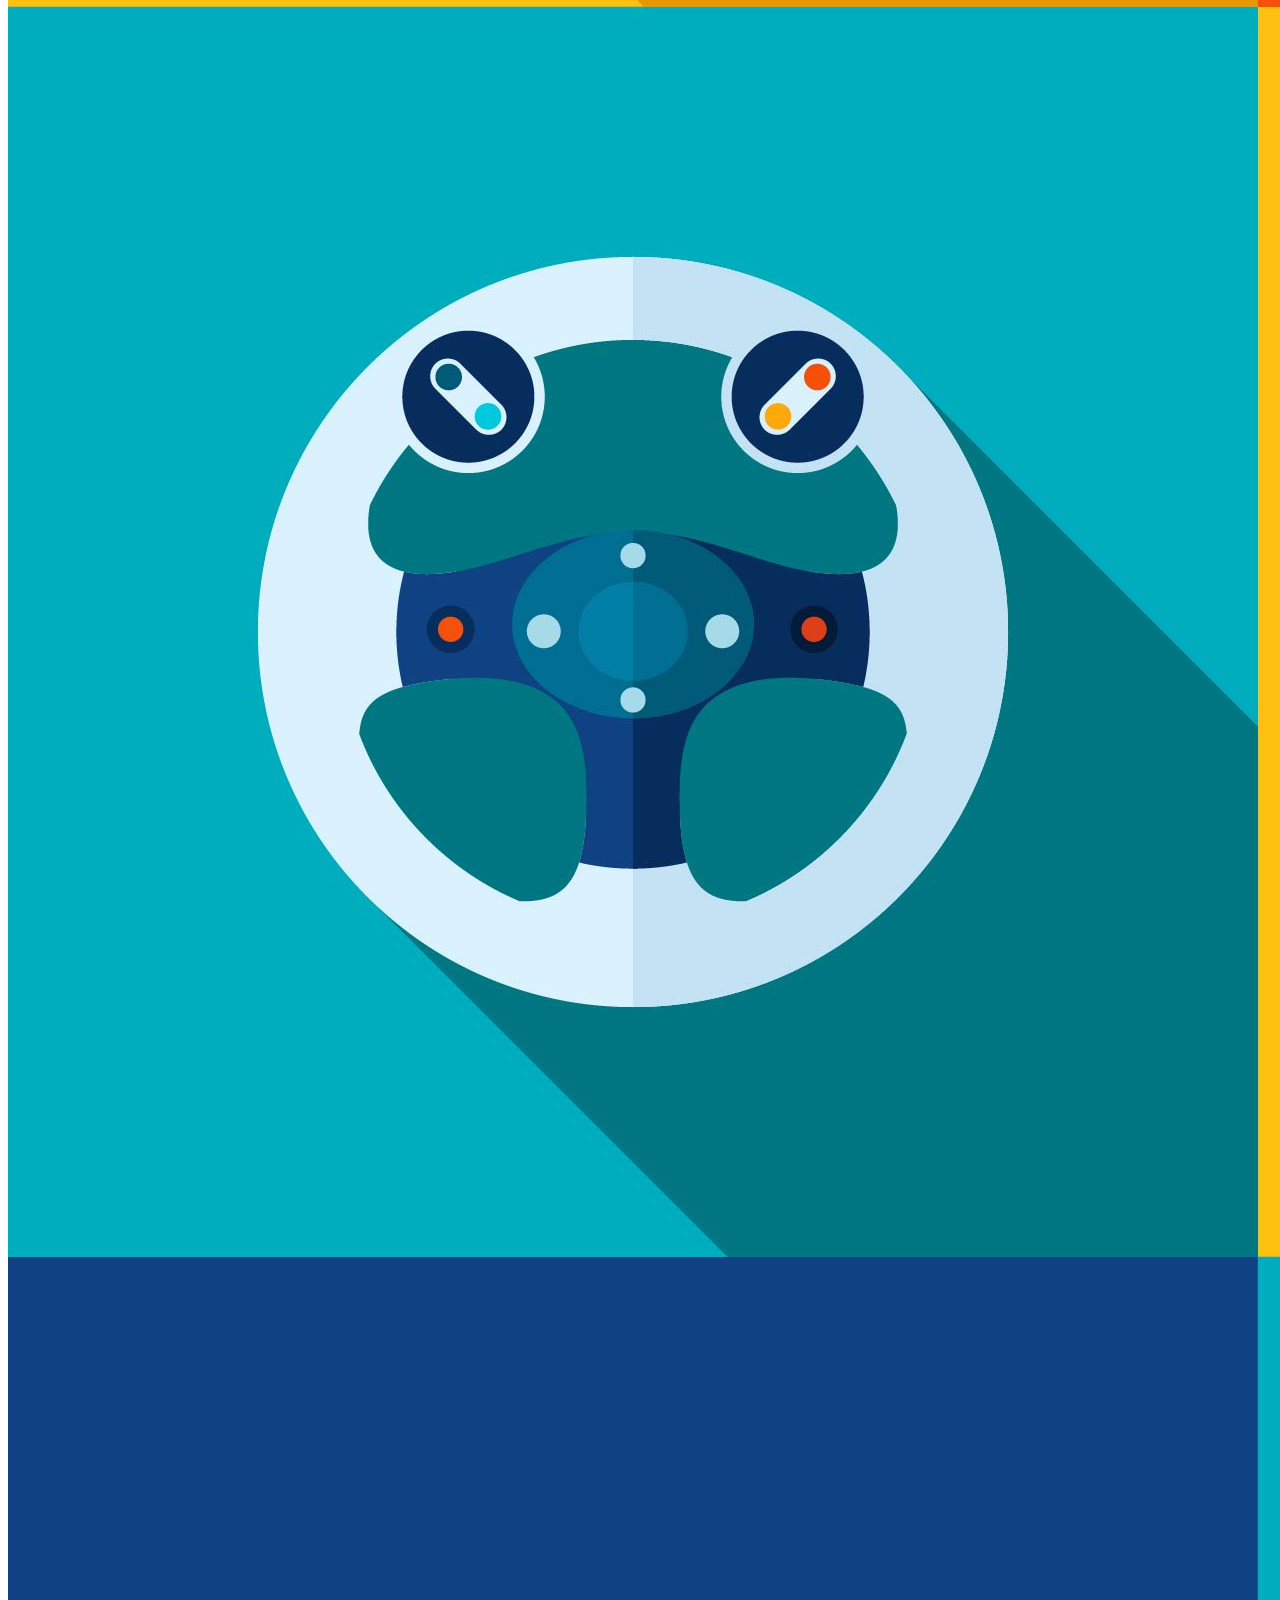
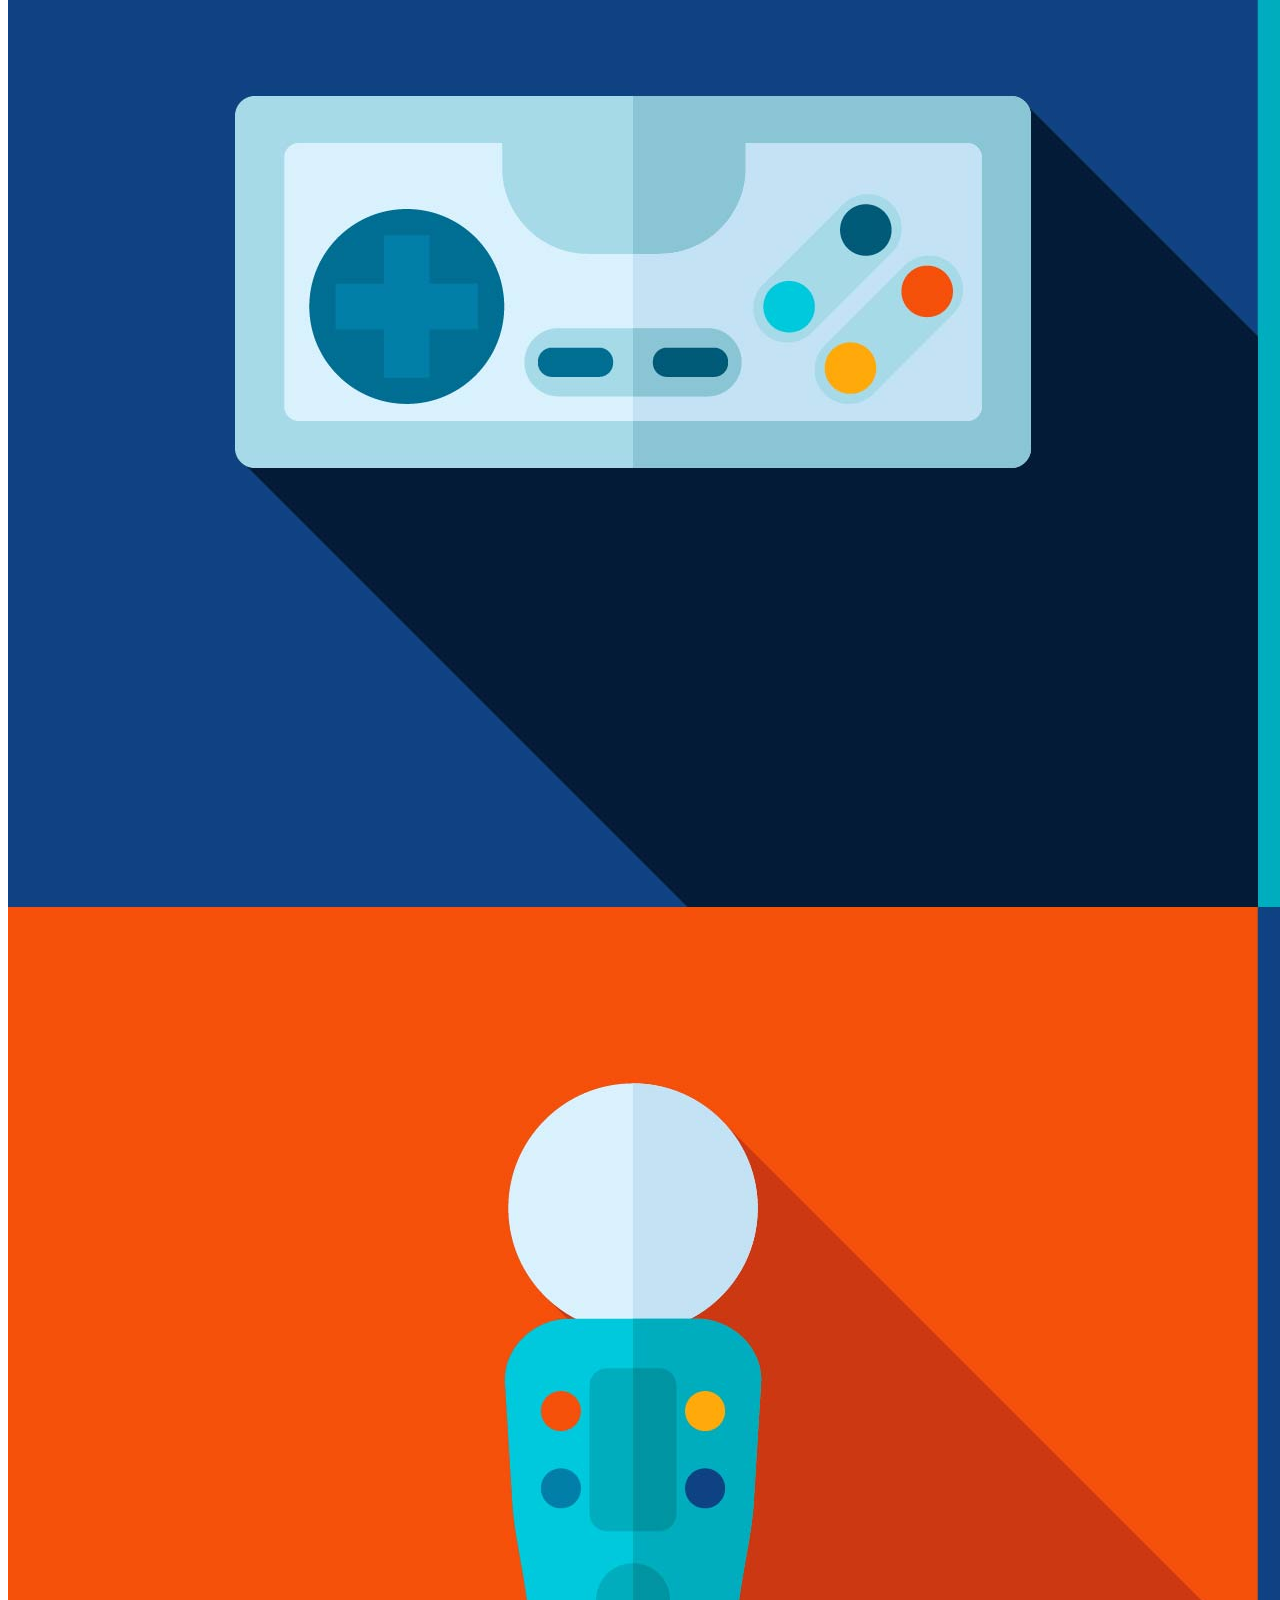
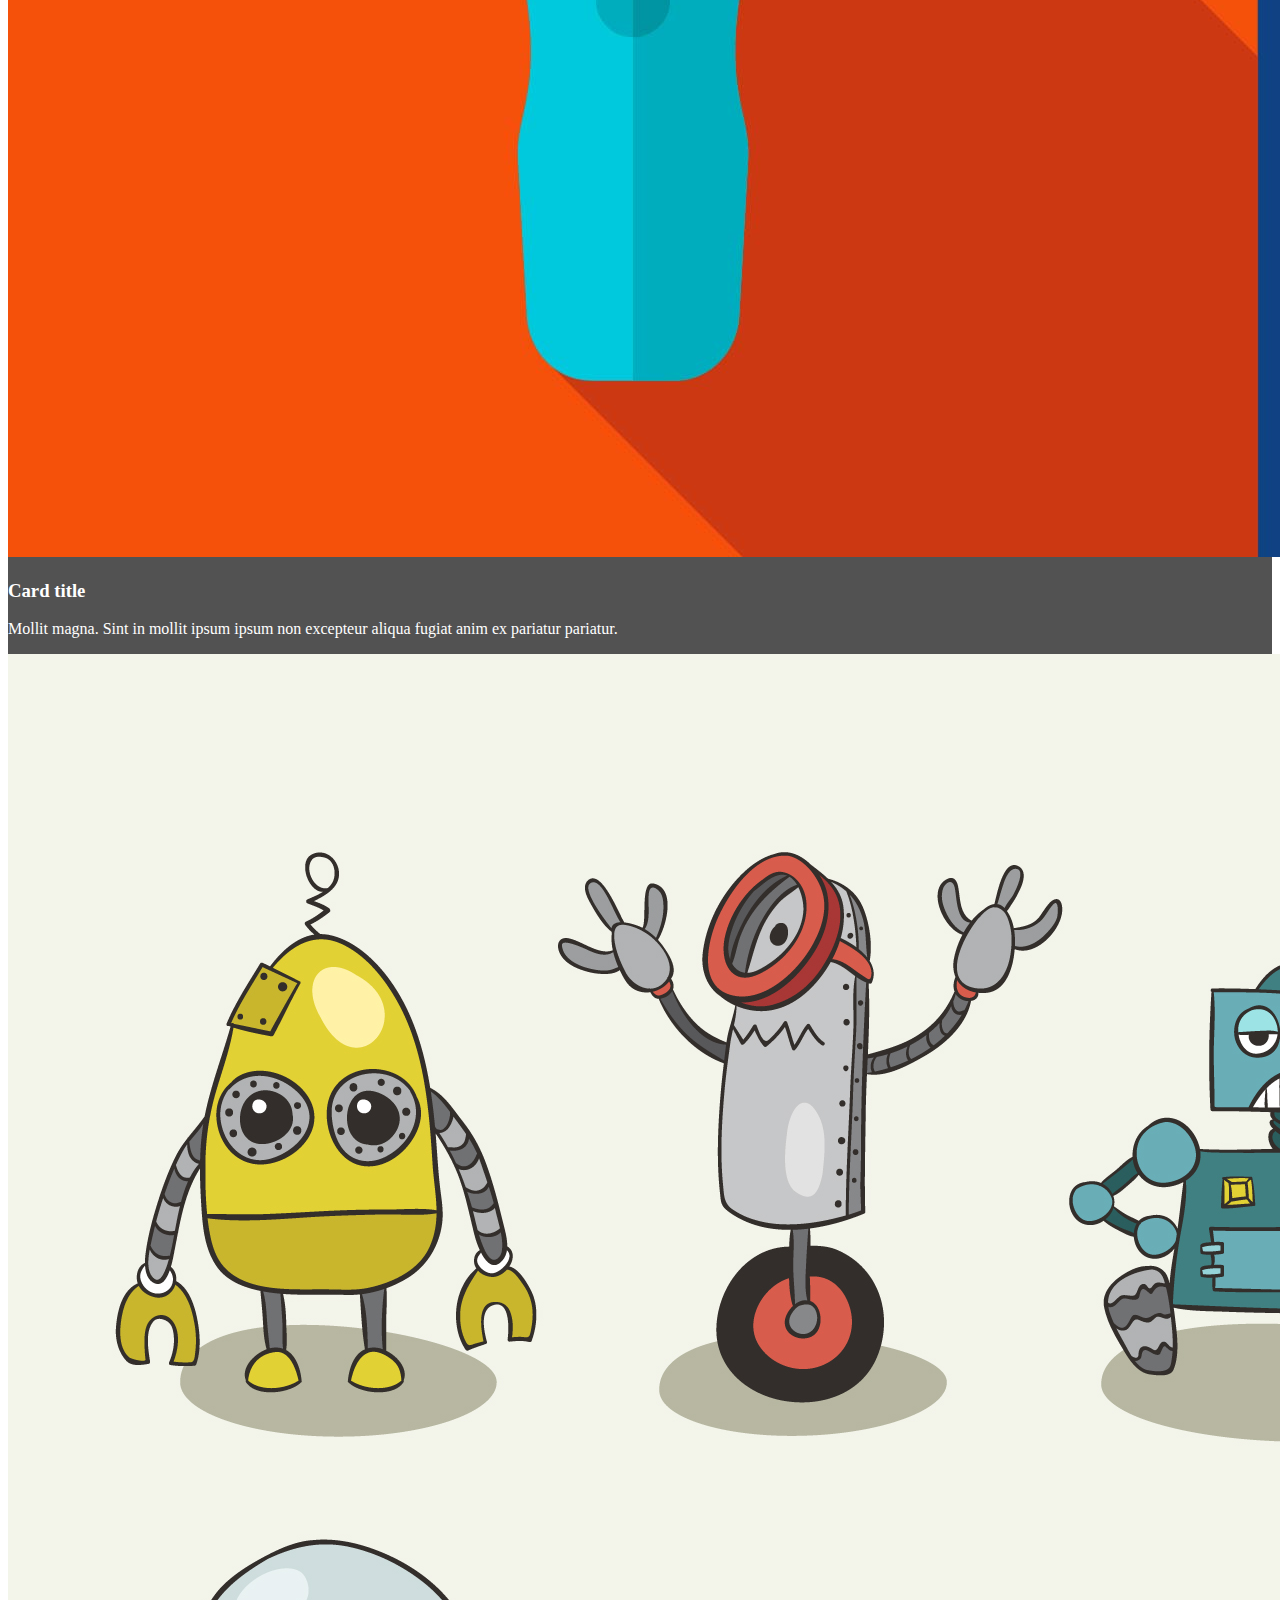
<file: FL1_HW6-html-css-bootstrap/homework/index.html>
<!--Your code goes here-->

<!doctype html>
<html lang="zxx">
<head>
    <title>Title</title>
    <!-- Required meta tags -->
    <meta charset="utf-8">
    <meta name="viewport" content="width=device-width, initial-scale=1, shrink-to-fit=no">
    <link rel="stylesheet" href="../homework/css/style.css">
    <!-- Bootstrap CSS -->
    <link rel="stylesheet" href="https://cdn.jsdelivr.net/npm/bootstrap@4.5.3/dist/css/bootstrap.min.css" integrity="sha384-TX8t27EcRE3e/ihU7zmQxVncDAy5uIKz4rEkgIXeMed4M0jlfIDPvg6uqKI2xXr2" crossorigin="anonymous">
</head>
<body>
    <nav class="container navbar navbar-expand-lg navbar-light navbar-toggleable-md">
        <h1>Games</h1>
        <button class="navbar-toggler" type="button" data-toggle="collapse" data-target="#navbarTogglerDemo01" aria-expanded="false" aria-label="Toggle navigation">
            <span class="navbar-toggler-icon"></span>
          </button>
        <div class="collapse navbar-collapse" id="navbarSupportedContent">
            <ul class="navbar-nav mr-auto ml-auto">
                <li class="nav-item">
                    <a class="nav-link" href="#"><strong>Home</strong></a>
                </li>
                <li class="nav-item">
                    <a class="nav-link" href="#">Features</a>
                </li>
                <li class="nav-item">
                    <a class="nav-link" href="#">Pricing</a>
                </li>
                <li class="nav-item">
                    <a class="nav-link disabled" href="#">Disabled</a>
                </li>
            </ul>
            <form class="form-inline my-2 my-lg-0">
                <button class="btn my-2 my-sm-0 rounded-0" type="submit">Push to start</button>
            </form>
        </div>
    </nav>
    <section class="header mb-lg-0 mb-md-5 mb-sm-5 mb-5">
        <div class="container">
            <div class="row d-flex align-items-center flex-lg-row flex-md-column-reverse flex-sm-column-reverse flex-column-reverse">
                <div class="d-flow align-items-center col-lg-5 col-md-12">
                    <h1 class="mb-xl-4">Front-end Lab<br>CSS-Framework</h1>
                    <p class="">Sit quis magna enim magna enim nisi. Commodo ullamco cupidatat labore tempor Lorem pariatur consectetur amet est et. Aliquip ea ullamco ea duis consequat nostrud elit mollit. Sit quis magna enim magna enim nisi. Commodo ullamco cupidatat labore tempor Lorem pariatur consectetur amet est et. Aliquip ea ullamco ea duis consequat nostrud elit mollit.</p>
                    <button class="btn">Find Out More</button>
                </div>
                <div class="col-lg-7 col-md-12 card-img">
                    <img src="../homework/assets/hero-5.jpg" class="w-100" alt="">
                </div>
            </div>
        </div>
    </section>
    <section class="game_section pt-xl-0 pt-lg-5 pt-md-5 pt-5">
        <div class="container">
            <div class="text-center pt-xl-5 mb-5">
                <h1 class="mb-4">Game section</h1>
                <p class="w-75 mr-auto ml-auto">Aute sint est fugiat. Consequat elit et do exercitation aute Lorem. Consectetur minim duis tempor eu aute culpa eiusmod qui consequat. Aliquip fugiat aute dolor aute do veniam.</p>
            </div>
            <div class="row text-center pb-5">
                <div class="col-lg-4 col-md-6 mb-5">
                    <img class="w-100" src="../homework/assets/card/1.jpg" alt="">
                    <div class="mt-4">
                        <h3>Card title</h3>
                        <p>Mollit magna. Sint in mollit ipsum ipsum non excepteur aliqua fugiat anim ex pariatur pariatur.</p>
                    </div>
                </div>
                <div class="col-lg-4 col-md-6 col-sm-12 mb-5">
                    <img class="w-100" src="../homework/assets/card/2.jpg" alt="">
                    <div class="mt-4">
                        <h3>Card title</h3>
                        <p>Mollit magna. Sint in mollit ipsum ipsum non excepteur aliqua fugiat anim ex pariatur pariatur.</p>
                    </div>
                </div>
                <div class="col-lg-4 col-md-6 col-sm-12 mb-5">
                    <img class="w-100" src="../homework/assets/card/3.jpg" alt="">
                    <div class="mt-4">
                        <h3>Card title</h3>
                        <p>Mollit magna. Sint in mollit ipsum ipsum non excepteur aliqua fugiat anim ex pariatur pariatur.</p>
                    </div>
                </div>
                <div class="col-lg-4 col-md-6 col-sm-12 mb-5">
                    <img class="w-100" src="../homework/assets/card/4.jpg" alt="">
                    <div class="mt-4">
                        <h3>Card title</h3>
                        <p>Mollit magna. Sint in mollit ipsum ipsum non excepteur aliqua fugiat anim ex pariatur pariatur.</p>
                    </div>
                </div>
                <div class="col-lg-4 col-md-6 col-sm-12 mb-5">
                    <img class="w-100" src="../homework/assets/card/5.jpg" alt="">
                    <div class="mt-4">
                        <h3>Card title</h3>
                        <p>Mollit magna. Sint in mollit ipsum ipsum non excepteur aliqua fugiat anim ex pariatur pariatur.</p>
                    </div>
                </div>
                <div class="col-lg-4 col-md-6 col-sm-12 mb-5">
                    <img class="w-100" src="../homework/assets/card/6.jpg" alt="">
                    <div class="mt-4">
                        <h3>Card title</h3>
                        <p>Mollit magna. Sint in mollit ipsum ipsum non excepteur aliqua fugiat anim ex pariatur pariatur.</p>
                    </div>
                </div>
            </div>
        </div>
    </section>
    <section class="game_section2 pt-xl-0 pt-lg-5 pt-md-5 pt-5">
        <div class="container">
            <div class="text-center pt-xl-5 mb-5">
                <h1 class="mb-4">Game section</h1>
                <p class="w-75 mr-auto ml-auto">Do laboris adipisicing proident sint labore sint.</p>
            </div>
            <div class="row text-center pb-5">
                <div class="col-lg-6 col-md-12 mb-5">
                    <img class="w-100 shadow bg-white rounded" src="../homework/assets/card/7.jpg" alt="">
                    <div class="mt-4">
                        <h3>Card title</h3>
                        <p>Mollit magna. Sint in mollit ipsum ipsum non excepteur aliqua fugiat anim ex pariatur pariatur.</p>
                    </div>
                </div>
                <div class="col-lg-6 col-md-12 mb-5">
                    <img class="w-100 shadow bg-white rounded" src="../homework/assets/card/8.jpg" alt="">
                    <div class="mt-4">
                        <h3>Card title</h3>
                        <p>Mollit magna. Sint in mollit ipsum ipsum non excepteur aliqua fugiat anim ex pariatur pariatur.</p>
                    </div>                
                </div>
                <div class="col-lg-6 col-md-12 mb-5">
                    <img class="w-100 shadow bg-white rounded" src="../homework/assets/card/9.jpg" alt="">
                    <div class="mt-4">
                        <h3>Card title</h3>
                        <p>Mollit magna. Sint in mollit ipsum ipsum non excepteur aliqua fugiat anim ex pariatur pariatur.</p>
                    </div>                
                </div>
                <div class="col-lg-6 col-md-12 mb-5">
                    <img class="w-100 shadow bg-white rounded" src="../homework/assets/card/10.jpg" alt="">
                    <div class="mt-4">
                        <h3>Card title</h3>
                        <p>Mollit magna. Sint in mollit ipsum ipsum non excepteur aliqua fugiat anim ex pariatur pariatur.</p>
                    </div>                
                </div>
                <div class="col-lg-6 col-md-12 mb-5">
                    <img class="w-100 shadow bg-white rounded" src="../homework/assets/card/11.jpg" alt="">
                    <div class="mt-4">
                        <h3>Card title</h3>
                        <p>Mollit magna. Sint in mollit ipsum ipsum non excepteur aliqua fugiat anim ex pariatur pariatur.</p>
                    </div>               
                </div>
                <div class="col-lg-6 col-md-12 mb-5">
                    <img class="w-100 shadow bg-white rounded" src="../homework/assets/card/12.jpg" alt="">
                    <div class="mt-4">
                        <h3>Card title</h3>
                        <p>Mollit magna. Sint in mollit ipsum ipsum non excepteur aliqua fugiat anim ex pariatur pariatur.</p>
                    </div>               
                </div>
            </div>
        </div>
    </section>
    <section class="footer pt-5">
        <div class="container">
            <div class="row pb-3">
                <div class="col-lg-6 col-md-12">
                    <h3>Subscribe</h3>
                    <p>Proident consectetur labore consequat ipsum in ullamco magna est irure ipsum enim ullamco sit dolor. Id irure dolor est dolor pariatur.</p>
                </div>
                <div class="col-lg-6 col-md-12">
                    <form action="post">
                        <div class="form-group">
                            <input class="form-control" type="text" name="email" placeholder="Email Address">
                            <button class="btn w-100 mt-2" type="submit">Subscribe</button>
                        </div>
                    </form>
                </div>
            </div>
            <div class="text-center pb-2">
                <p>&copy;2020 Front-end Lab</p>
            </div>
        </div>
    </section>
</body>
</html>
</file>
<file: FL1_HW13-js/homework/material-icons/material-icons.css>
@font-face {
  font-family: 'Material Icons';
  font-style: normal;
  font-weight: 400;
  src: url(MaterialIcons-Regular.eot); /* For IE6-8 */
  src: local('Material Icons'),
       local('MaterialIcons-Regular'),
       url(MaterialIcons-Regular.woff2) format('woff2'),
       url(MaterialIcons-Regular.woff) format('woff'),
       url(MaterialIcons-Regular.ttf) format('truetype');
}

.material-icons {
  font-family: 'Material Icons';
  font-weight: normal;
  font-style: normal;
  font-size: 24px;  /* Preferred icon size */
  display: inline-block;
  line-height: 1;
  text-transform: none;
  letter-spacing: normal;
  word-wrap: normal;
  white-space: nowrap;
  direction: ltr;

  /* Support for all WebKit browsers. */
  -webkit-font-smoothing: antialiased;
  /* Support for Safari and Chrome. */
  text-rendering: optimizeLegibility;

  /* Support for Firefox. */
  -moz-osx-font-smoothing: grayscale;

  /* Support for IE. */
  font-feature-settings: 'liga';
}
</file>
<file: FL1_HW13-js/homework/styles.css>
/* TODO: your styles goes here*/
.nested {
    display: none;
}
#root {
    position: relative;
    border-radius: 5px;
    width: 400px;
    margin: 0 auto;
    box-shadow: 0px 0px 13px 0px rgba(0,0,0,0.75);
}
.active {
    display: block;
}
.menu {
    box-sizing: border-box;
    display: none;
    position: fixed;
    background-color: rgb(255, 255, 255);
    padding: 4px 15px 4px 5px;
    border: 1px solid lightgray;
}
.menu li:hover {
    cursor: pointer;
}
.menuDisabled {
    box-sizing: border-box;
    display: none;
    position: fixed;
    background-color: rgb(255, 255, 255);
    padding: 4px 15px 4px 10px;
    border: 1px solid lightgray;
}
.menuDisabled li:hover {
    cursor: pointer;
}
span:hover {
    cursor: pointer;
}

.menu > .rename, .menu > .delete {
    color: black;
    padding: 0 10px;
}

.menu > .rename:hover, .menu > .delete:hover {
    border-radius: 5px;
    background-color: rgba(224,244,255,255);
}

.folder > div > i {
    color: rgba(237,188,11,255);
}

.file:hover, .folder > div:hover {
    border-radius: 5px;
    padding-left: 5px;
    background-color: rgba(224,244,255,255);
}

.file > i {
    color: rgba(164,172,176,255);
}

li {
    list-style-type: none
}

.active-folder {
    display: block;
}

.closed-folder {
    display: none;
}
.menu-disabled > * {
    color: lightgray !important;
    cursor: default !important;
}
.empty {
    font-style: italic;
}
#list {
    padding-top: 20px;
    padding-bottom: 20px;
}
</file>
<file: FL1_HW15-js/homework/styles.css>
body {
    margin: 0;
    padding: 0;
    overflow: hidden;
}
#root {
    min-width: 100vw;
    height: 100%;
    display: flex;
    background-color: gray;
}
.left-div {
    width: 50vw;
    height: 100vh;
    background-color: lightblue;
    padding-top: 5px;
}
.right-div {
    width: 50vw;
    height: 100vh;
    background-color: gray;
    text-align: center;
    overflow: scroll;
    overflow-x: hidden;
}
.right-div #plot {
    width: 500px;
    margin: 0 auto;
    margin-top: 2em;
    margin-bottom: 2em;
}
.right-div .input-container {
    display: grid;
    width: 400px;
    margin: 0 auto;
}
.input-container label {
    color: white;
    text-align: start;
}
img {
    height: 100%;
    width: 300px;
}
.book-list {
    display: flex;
    justify-content: space-between;
    align-items: center;
    padding: 0 3em 0 3em;
}
button {
    cursor: pointer;
} 
#add-book {
    background-color: gray;
    color: #fff;
    display: table;
    padding: 8px;
    border-radius: 5px;
    margin: 2em auto;
}
#add-book:hover {
    cursor: pointer;
}
.book {
    cursor: pointer;
}
#modal {
    color: white;
    display: none;
    z-index: 1;
    padding-top: 20px;
    width: 251px;
    height: 100px;
    overflow: auto;
    background-color: rgb(0,0,0);
    background-color: rgba(0,0,0,0.4);
    margin: 0 auto;
  }
  .content {
      margin: 0 auto;
  }
</file>
<file: FL1_HW3-html-css/homework/css/style1.css>
a:link, a:visited, a:hover, a:active {
  color: white;
}

body {
  background-color: #ffffff;
  font-family: 'Hindi', sans-serif;
  margin: 0;
  color: #2c2f3c;
}

body button {
  background-color: #699900;
  padding: 10px 25px;
  border-radius: 5px;
  border: 0;
  color: white;
}

/* HEADER */
header {
  background-repeat: no-repeat;
  background-position: center;
  background-size: cover;
  background-image: url("../img/m-h-day.jpg");
  padding-bottom: 5em;
  padding-top: 1em;
  border-bottom-right-radius: 30em 40%;
  border-bottom-left-radius: 0;
}

header .header-wrap {
  max-width: 80%;
  margin-left: auto;
  margin-right: auto;
}

header .header-wrap div.landing-logo img, header .header-wrap div.landing-logo p {
  display: inline-block;
  vertical-align: middle;
}

header .header-wrap div.landing-logo p {
  text-align: center;
  font-family: 'Source Sans Pro', sans-serif;
  font-weight: 700;
}

header .header-wrap div.landing-logo p span {
  font-size: 8px;
}

header .header-wrap .header_heading {
  font-weight: bold;
  font-size: 2.5em;
  width: 350px;
}

header .header-wrap .header_heading span {
  background: -webkit-gradient(linear, left bottom, left top, color-stop(80%, #14a0c7), color-stop(0%, rgba(0, 0, 0, 0)));
  background: linear-gradient(360deg, #14a0c7 80%, rgba(0, 0, 0, 0) 0%);
}

header .header-wrap .header_text {
  line-height: 1.6em;
  font-size: 12px;
  width: 450px;
  color: #2c2f3c;
  font-weight: bold;
}

header .header-wrap div.landing-logo span {
  display: block;
}

header .header-wrap div:nth-child(4) {
  display: -webkit-box;
  display: -ms-flexbox;
  display: flex;
  -webkit-box-pack: justify;
      -ms-flex-pack: justify;
          justify-content: space-between;
  width: 400px;
  -webkit-box-align: center;
      -ms-flex-align: center;
          align-items: center;
}

.header-wrap div:nth-child(4) {
  margin-top: 3em;
}

/* MAIN BODY */
main {
  max-width: 50%;
  margin-left: auto;
  margin-right: auto;
  margin-top: 2em;
}

main .section_card_wrap .section_card {
  background-color: #21232e;
  padding: 0.5em 0.5em;
  margin: .8em .8em;
  border-radius: .25em;
  color: white;
  display: -webkit-box;
  display: -ms-flexbox;
  display: flex;
  -webkit-box-align: center;
      -ms-flex-align: center;
          align-items: center;
}

main .section_card_wrap .section_card img[src*="m-1"], main .section_card_wrap .section_card header .header-wrap div.landing-logo p[src*="m-1"], header .header-wrap div.landing-logo main .section_card_wrap .section_card p[src*="m-1"] {
  height: 200px;
}

main .section_card_wrap .section_card img[src*="m-2"], main .section_card_wrap .section_card header .header-wrap div.landing-logo p[src*="m-2"], header .header-wrap div.landing-logo main .section_card_wrap .section_card p[src*="m-2"] {
  height: 200px;
}

main .section_card_wrap .section_card img[src*="m-3"], main .section_card_wrap .section_card header .header-wrap div.landing-logo p[src*="m-3"], header .header-wrap div.landing-logo main .section_card_wrap .section_card p[src*="m-3"] {
  height: 200px;
}

main .section_card_wrap .section_card .section_card_right_container {
  text-align: center;
  line-height: 1.6em;
  font-size: 12px;
}

main .section_card_wrap .section_card .section_card_right_container .section_card_text {
  max-width: 80%;
  margin-left: auto;
  margin-right: auto;
  font-weight: inherit;
  font-size: 12px;
  text-align: justify;
}

main .section_card_wrap .section_card .section_card_right_container .section_card_heading {
  font-weight: 600;
  font-size: 18px;
  margin: 2em 0;
}

main p.section_text {
  font-size: 1.5em;
  font-weight: bold;
  text-align: center;
}

main p.section_text span {
  padding-top: 8px;
  background: #14a0c7;
}

main .section_banner {
  padding: .5em .5em;
  background: #679704;
  background: linear-gradient(49deg, #679704 0%, #2c5ada 100%);
  border-radius: 5px;
  margin-top: 7em;
  display: -webkit-box;
  display: -ms-flexbox;
  display: flex;
  -webkit-box-align: center;
      -ms-flex-align: center;
          align-items: center;
  -ms-flex-pack: distribute;
      justify-content: space-around;
  margin-bottom: -3em;
  position: relative;
}

main .section_banner .section_banner_text_wrap {
  display: inline-block;
}

main .section_banner .section_banner_text_wrap .section_banner_heading {
  font-weight: 600;
  font-size: 18px;
}

main .section_banner .section_banner_text_wrap .section_banner_heading span {
  background-color: #14a0c7;
  padding-top: 8px;
}

main .section_banner .section_banner_text_wrap .section_banner_text {
  line-height: 1.6em;
  font-size: 12px;
  color: white;
}

/* FOOTER */
footer {
  background-color: #21232e;
  color: lightgray;
  padding-top: 7em;
  padding-bottom: 2em;
  font-size: 12px;
}

footer div.footer-wrap {
  max-width: 80%;
  margin-left: auto;
  margin-right: auto;
  display: -webkit-box;
  display: -ms-flexbox;
  display: flex;
  -webkit-box-pack: justify;
      -ms-flex-pack: justify;
          justify-content: space-between;
  -webkit-box-align: center;
      -ms-flex-align: center;
          align-items: center;
}

footer div.footer-wrap .footer_logo, footer div.footer-wrap .landing_logo {
  display: inline-block;
  width: 25%;
  max-width: 25%;
}

footer div.footer-wrap .footer_logo img, footer div.footer-wrap .footer_logo header .header-wrap div.landing-logo p, header .header-wrap div.landing-logo footer div.footer-wrap .footer_logo p, footer div.footer-wrap .landing_logo img, footer div.footer-wrap .landing_logo header .header-wrap div.landing-logo p, header .header-wrap div.landing-logo footer div.footer-wrap .landing_logo p {
  display: inline-block;
  vertical-align: middle;
}

footer div.footer-wrap .footer_logo p, footer div.footer-wrap .landing_logo p {
  text-align: center;
  display: inline-block;
  vertical-align: middle;
  font-weight: bold;
}

footer div.footer-wrap .footer_logo p span, footer div.footer-wrap .landing_logo p span {
  display: block;
  font-weight: lighter;
  font-size: 8px;
}

footer div.footer-wrap .footer_text {
  display: inline-block;
  max-width: 20%;
  width: 20%;
  line-height: 1.6em;
  font-size: 12px;
}

footer div.footer-wrap p.footer-cr {
  display: inline-block;
  width: 20%;
  max-width: 20%;
  line-height: 1.6em;
  font-size: 12px;
}
/*# sourceMappingURL=style1.css.map */
</file>
<file: FL1_HW3-html-css/homework/css/style2.css>
a:link, a:visited, a:hover, a:active {
  color: #ffffff;
}

body {
  background-color: #21232e;
  font-family: 'Hindi', sans-serif;
  margin: 0;
  color: #ffffff;
}

body button {
  background-color: #e3ac00;
  padding: 10px 25px;
  border-radius: 5px;
  border: 0;
  color: #ffffff;
}

/* HEADER */
header {
  background-repeat: no-repeat;
  background-position: center;
  background-size: cover;
  background-image: url("../img/m-h-night.jpg");
  padding-bottom: 5em;
  padding-top: 1em;
  border-bottom-right-radius: 30em 40%;
  border-bottom-left-radius: 0;
}

header .header-wrap {
  max-width: 80%;
  margin-left: auto;
  margin-right: auto;
}

header .header-wrap div.landing-logo img, header .header-wrap div.landing-logo p {
  display: inline-block;
  vertical-align: middle;
}

header .header-wrap div.landing-logo p {
  text-align: center;
  font-family: 'Source Sans Pro', sans-serif;
  font-weight: 700;
}

header .header-wrap div.landing-logo p span {
  font-size: 8px;
}

header .header-wrap .header_heading {
  font-weight: bold;
  font-size: 2.5em;
  width: 350px;
}

header .header-wrap .header_heading span {
  background: -webkit-gradient(linear, left bottom, left top, color-stop(80%, #ff4e33), color-stop(0%, rgba(0, 0, 0, 0)));
  background: linear-gradient(360deg, #ff4e33 80%, rgba(0, 0, 0, 0) 0%);
}

header .header-wrap .header_text {
  line-height: 1.6em;
  font-size: 12px;
  width: 450px;
  color: #ffffff;
  font-weight: bold;
}

header .header-wrap div.landing-logo span {
  display: block;
}

header .header-wrap div:nth-child(4) {
  display: -webkit-box;
  display: -ms-flexbox;
  display: flex;
  -webkit-box-pack: justify;
      -ms-flex-pack: justify;
          justify-content: space-between;
  width: 400px;
  -webkit-box-align: center;
      -ms-flex-align: center;
          align-items: center;
}

.header-wrap div:nth-child(4) {
  margin-top: 3em;
}

/* MAIN BODY */
main {
  max-width: 50%;
  margin-left: auto;
  margin-right: auto;
  margin-top: 2em;
}

main .section_card_wrap .section_card {
  background-color: #3b3f50;
  padding: 0.5em 0.5em;
  margin: .8em .8em;
  border-radius: .25em;
  color: #ffffff;
  display: -webkit-box;
  display: -ms-flexbox;
  display: flex;
  -webkit-box-align: center;
      -ms-flex-align: center;
          align-items: center;
}

main .section_card_wrap .section_card img[src*="m-1"], main .section_card_wrap .section_card header .header-wrap div.landing-logo p[src*="m-1"], header .header-wrap div.landing-logo main .section_card_wrap .section_card p[src*="m-1"] {
  height: 200px;
}

main .section_card_wrap .section_card img[src*="m-2"], main .section_card_wrap .section_card header .header-wrap div.landing-logo p[src*="m-2"], header .header-wrap div.landing-logo main .section_card_wrap .section_card p[src*="m-2"] {
  height: 200px;
}

main .section_card_wrap .section_card img[src*="m-3"], main .section_card_wrap .section_card header .header-wrap div.landing-logo p[src*="m-3"], header .header-wrap div.landing-logo main .section_card_wrap .section_card p[src*="m-3"] {
  height: 200px;
}

main .section_card_wrap .section_card .section_card_right_container {
  text-align: center;
  line-height: 1.6em;
  font-size: 12px;
}

main .section_card_wrap .section_card .section_card_right_container .section_card_text {
  max-width: 80%;
  margin-left: auto;
  margin-right: auto;
  font-weight: inherit;
  font-size: 12px;
  text-align: justify;
}

main .section_card_wrap .section_card .section_card_right_container .section_card_heading {
  font-weight: 600;
  font-size: 25px;
  margin: 2em 0;
}

main p.section_text {
  font-size: 1.5em;
  font-weight: bold;
  text-align: center;
}

main p.section_text span {
  padding-top: 8px;
  background: #ff4e33;
}

main .section_banner {
  padding: .5em .5em;
  background: #e1a902;
  background: linear-gradient(49deg, #e1a902 0%, #942e51 100%);
  border-radius: 5px;
  margin-top: 7em;
  display: -webkit-box;
  display: -ms-flexbox;
  display: flex;
  -webkit-box-align: center;
      -ms-flex-align: center;
          align-items: center;
  -ms-flex-pack: distribute;
      justify-content: space-around;
  margin-bottom: -3em;
  position: relative;
}

main .section_banner .section_banner_text_wrap {
  display: inline-block;
}

main .section_banner .section_banner_text_wrap .section_banner_heading {
  font-weight: 600;
  font-size: 25px;
}

main .section_banner .section_banner_text_wrap .section_banner_heading span {
  background-color: #ff4e33;
  padding-top: 8px;
}

main .section_banner .section_banner_text_wrap .section_banner_text {
  line-height: 1.6em;
  font-size: 12px;
  color: #ffffff;
}

/* FOOTER */
footer {
  background-color: #3b3f50;
  color: lightgray;
  padding-top: 7em;
  padding-bottom: 2em;
  font-size: 12px;
}

footer div.footer-wrap {
  max-width: 80%;
  margin-left: auto;
  margin-right: auto;
  display: -webkit-box;
  display: -ms-flexbox;
  display: flex;
  -webkit-box-pack: justify;
      -ms-flex-pack: justify;
          justify-content: space-between;
  -webkit-box-align: center;
      -ms-flex-align: center;
          align-items: center;
}

footer div.footer-wrap .footer_logo, footer div.footer-wrap .landing_logo {
  display: inline-block;
  width: 25%;
  max-width: 25%;
}

footer div.footer-wrap .footer_logo img, footer div.footer-wrap .footer_logo header .header-wrap div.landing-logo p, header .header-wrap div.landing-logo footer div.footer-wrap .footer_logo p, footer div.footer-wrap .landing_logo img, footer div.footer-wrap .landing_logo header .header-wrap div.landing-logo p, header .header-wrap div.landing-logo footer div.footer-wrap .landing_logo p {
  display: inline-block;
  vertical-align: middle;
}

footer div.footer-wrap .footer_logo p, footer div.footer-wrap .landing_logo p {
  text-align: center;
  display: inline-block;
  vertical-align: middle;
  font-weight: bold;
}

footer div.footer-wrap .footer_logo p span, footer div.footer-wrap .landing_logo p span {
  display: block;
  font-weight: lighter;
  font-size: 8px;
}

footer div.footer-wrap .footer_text {
  display: inline-block;
  max-width: 20%;
  width: 20%;
  line-height: 1.6em;
  font-size: 12px;
}

footer div.footer-wrap p.footer-cr {
  display: inline-block;
  width: 20%;
  max-width: 20%;
  line-height: 1.6em;
  font-size: 12px;
}
/*# sourceMappingURL=style2.css.map */
</file>
<file: FL1_HW4-html-css-bootstrap/homework/css/style.css>
body {
    color: #FFFFFF;
    font-family: sans-serif;
    margin: 0;
    padding: 0;
}
div.container {
    width: 77%;
    margin-left: auto;
    margin-right: auto;
    margin-top: 0;
    padding-top: 0;
}
h2 {
    font-size: 1.6em;
    font-weight: 100;
    letter-spacing: 0.1cm;
}
p {
    font-size: 1.25em;
}
.input_button {
    background-color: #F8CB8A;
}
.input_button:hover {
    background-color: #F6BB66;
}
hr {
    width: 8em;
    height: 10px;
    border: none;
    background-color: rgb(255, 200, 98);
}
/* HEADER */
.header {
    background-image: url("../img/header-bg.png");
    height: 100vh;
    background-position: center;
    background-repeat: no-repeat;
    background-size: cover;
    background-color: rgb(11, 1, 60);
}
.header .header_front {
    margin-top: 8em;
}
.header-logo {
    padding-top: .8em;
    font-size: 1.3em;
}
.header .header-logo .header-logo-text {
    font-weight: 100;
    display: inline-block;
    border: white 2px solid;
    padding: 6px 10px;
}
.header_front h1 {
    font-size: 7.3em;
    margin: 0;
    margin-top: 1em;
}
.header_front h2 {
    margin-top: 1em;
}
.header_front p {
    font-style: italic;
    margin-top: 2em;
}
.header_front .input_text {
    padding-top: 1.6em;
    padding-bottom: 1.4em;
    padding-left: 1em;
    padding-right: 20em;
    margin-right: 1em;
    border: none;
    border-radius: 2px;
}
.header_front .input_text::placeholder {
    font-size: 18px;
    overflow: visible;
}
.header_front .input_button {
    font-size: 18px;
    font-weight: 500;
    border: none;
    border-radius: 2px;
    padding: .96em 2em;
}
.header_front form {
    margin-top: 3.5em;
}
/* MAIN */
.main {
    background-color: #FEFAF3;
    color: #111111;
}
/* MAIN FIRST */
.main .main_first_section {
    text-align: center;
    padding-top: 3em;
}
.main_first_section h3 {
    font-weight: 100;
    font-size: 2em;
}
.main_first_section h2 {
    font-size: 3.3em;
    font-weight: bold;
}
.main .main_first_section p {
    width: 80%;
    margin-left: auto;
    margin-right: auto;
    margin-top: 2em;
    line-height: 1.5em;
}
/* MAIN SECOND */
.main_second_section {
    background-color: white;
    display: table;
    margin-top: 12em;
}
.main_second_section .second_section_left {
    background: url("../img/section-1.jpeg");
    background-position: center;
    background-repeat: no-repeat;
    background-size: cover;
    width: 65%;
    display: table-cell;
}
.main_second_section .second_section_right {
    width: 33%;
    max-width: 33%;
    display: table-cell;
    padding-left: 1%;
    padding-right: 1%;
}

.second_section_right h3 {
    font-weight: 100;
    padding-top: 1.6em;
    font-size: 1.8em;
}
.second_section_right h1 {
    font-weight: bold;
    font-size: 3.5em;
}
.second_section_right p {
    line-height: 1.6em;
}
.second_section_right hr {
    margin: 0;
}
/* MAIN THIRD */
.main_third_section {
    width: 100%;
    margin-top: 8em;
    display: block;
    position: relative;
    padding-bottom: 6em;
}
.main_third_section .third_section_left {
    display: inline-block;
    width: 45%;
    background-color: white;
}
.main_third_section .third_section_right {
    display: inline-block;
    width: 45%;
    background-color: white;
    position: absolute;
    right: 0;
}
.main_third_section .image {
    height: 450px;
    width: 100%;
}
.third_section_left .image {
    background: url("../img/section-2.jpeg");
    background-size: cover;
    background-repeat: no-repeat;
}
.third_section_right .image {
    background: url("../img/section-3.jpeg");
    background-size: cover;
    background-repeat: no-repeat;
}
.image {
    background-size: contain;
    background-repeat: no-repeat;
}
.main_third_section p {
    padding: 8px 12px;
    align-items: center;
    font-style: italic;
    font-size: 1.4em;
}
/* SECTION EDUCATION */
section.section_education {
    background: url("../img/space-bg.png");
    background-color: rgb(11, 1, 60);
    padding-bottom: 10em;
}
.main_forth_section {
    text-align: center;
    padding-top: 9em;
}
.main_forth_section h3 {
    font-weight: 100;
    font-size: 2em;
}
.main_forth_section h2 {
    font-size: 3.3em;
    font-weight: bold;
}
.main_forth_section p {
    width: 80%;
    margin-left: auto;
    margin-right: auto;
    margin-top: 2em;
    line-height: 1.5em;
    font-size: 1.2em;
}
/* FOOTER */
.footer {
    background-image: url("../img/footer-bg.jpeg");
    background-position: center;
    background-repeat: no-repeat;
    background-size: cover;
    padding-top: 13em;
    padding-bottom: 15em;
    position: relative;
}
.footer h2 {
    font-weight: bold;
    font-size: 2.5em;
    z-index: 3;
    position: relative;
}
.footer p {
    line-height: 9px;
    z-index: 3;
    position: relative;
}
.footer a {
    color: #FFFFFF;
    text-decoration: none;
}
.footer_img {
    position: absolute;
    right: 20em;
    bottom: 8.4em;
    height: 360px;
}
</file>
<file: FL1_HW6-html-css-bootstrap/homework/css/style.css>
/*Your code goes here*/
.game_section {
    background-color: #525252;
    color: #fff;
}
.footer {
    background-color: #525252;
    color: #fff;
}
button.btn {
    background-color: Coral;
    border-color: Coral;
    color: #fff;
}
button.btn:hover {
    background-color: lightcoral;
    border-color: lightcoral;
    color: #fff;
}
nav .btn {
    background-color: #525252;
    border-color: #525252;
}
nav .btn:hover {
    background-color: #111;
    border-color: #111;
}
.navbar-light .navbar-nav .nav-link {
    color: black;
}
</file>
